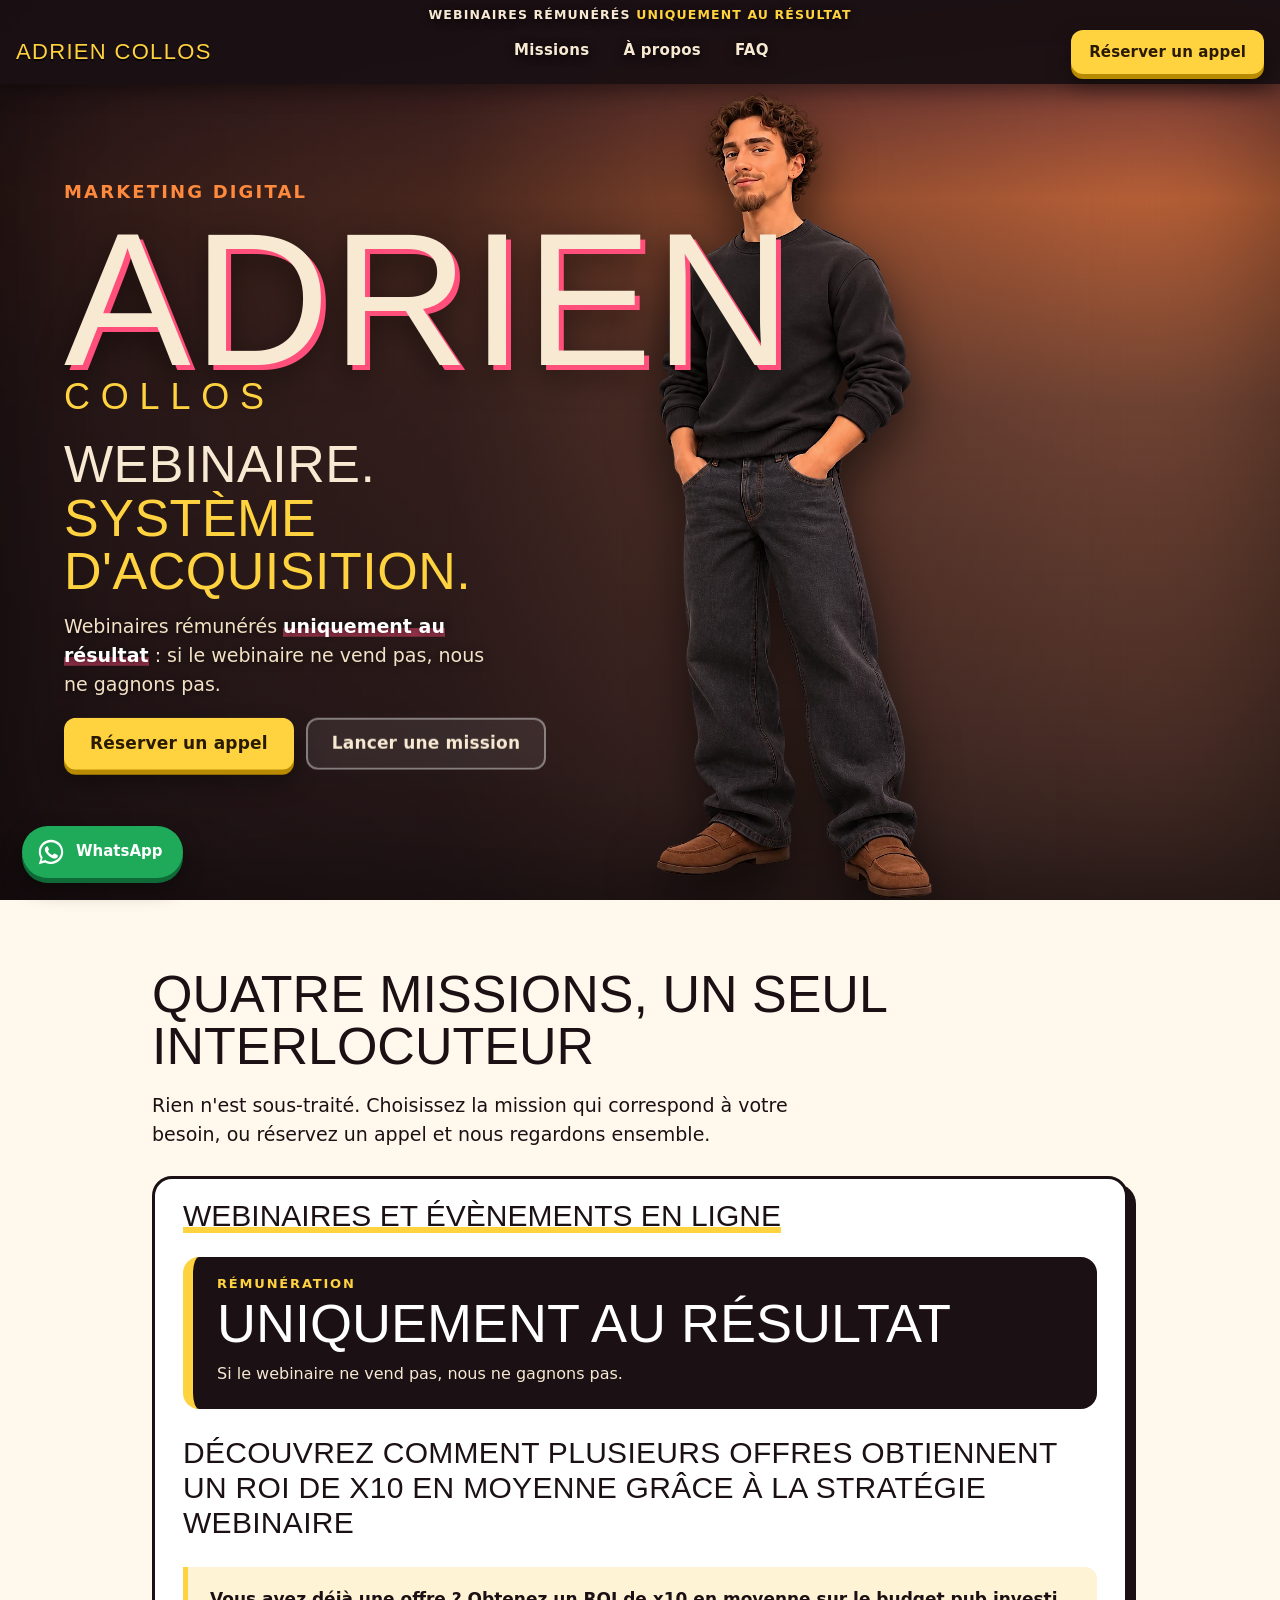
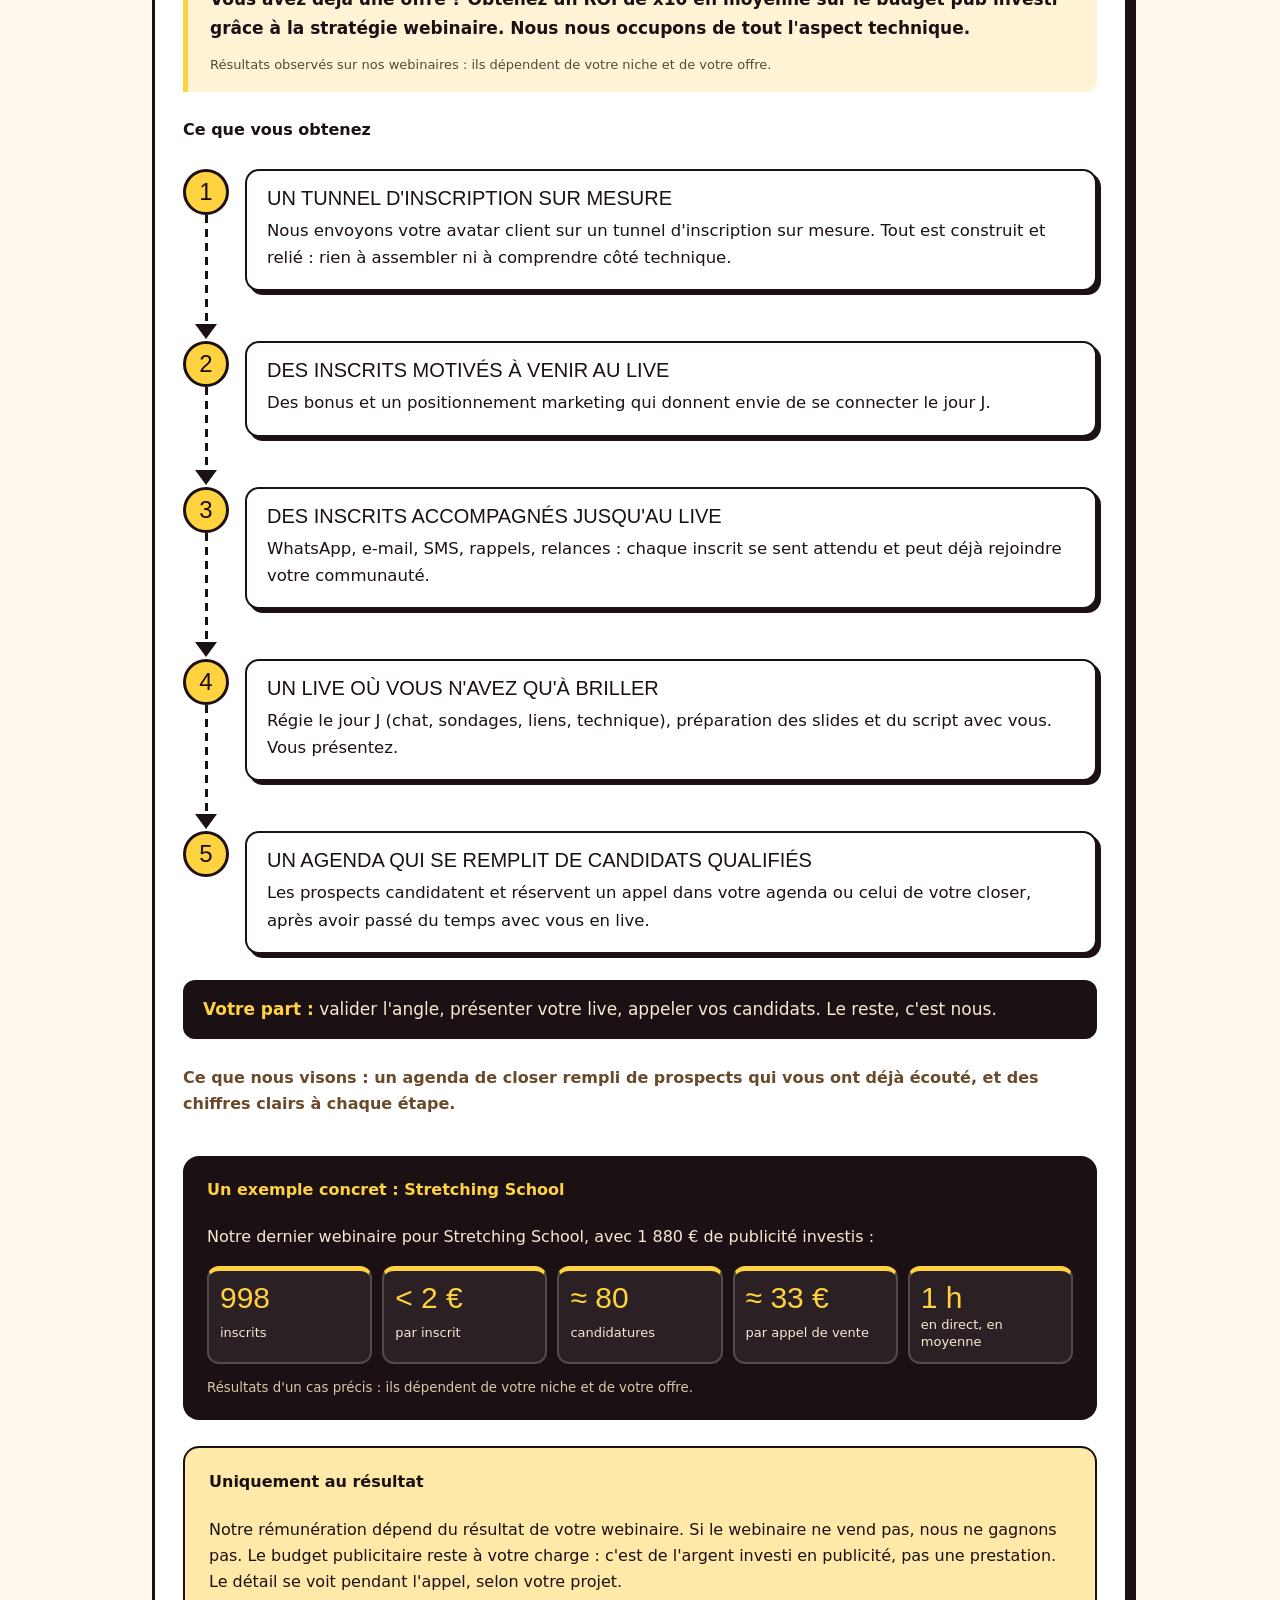
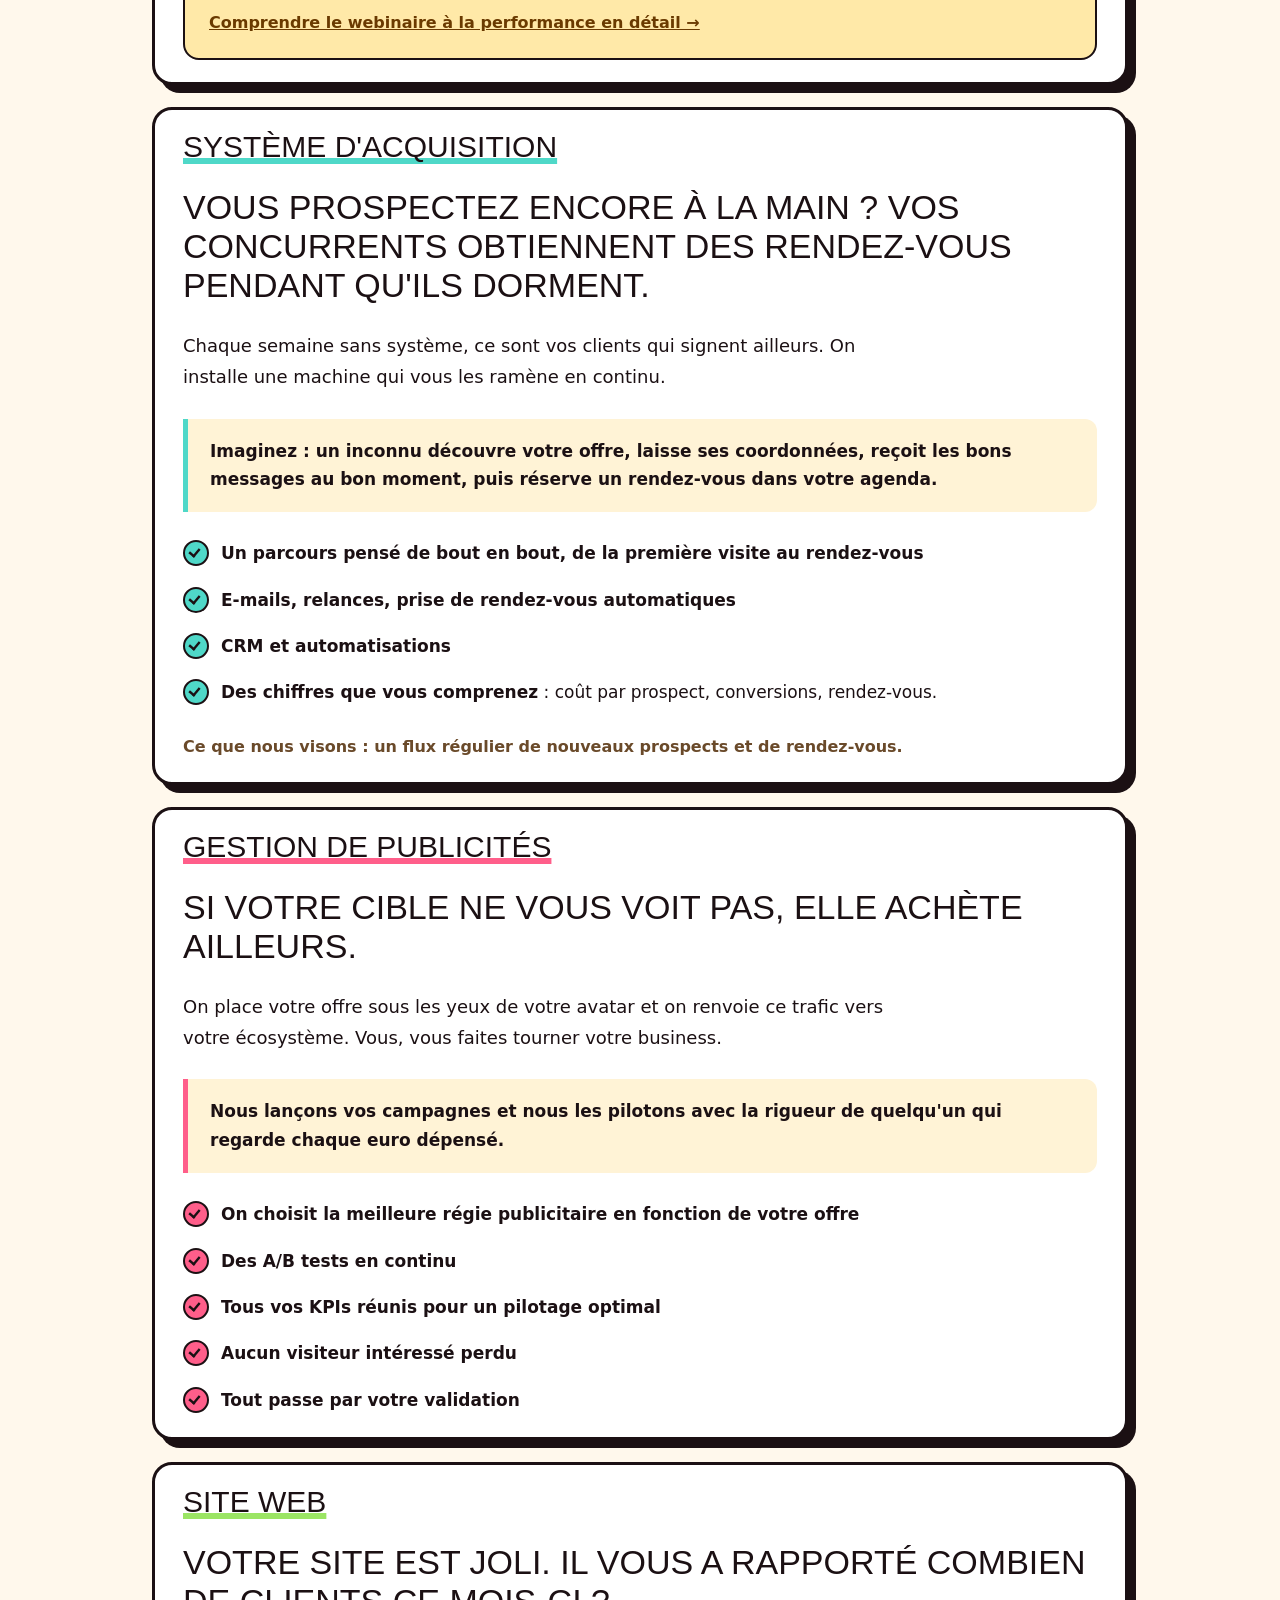
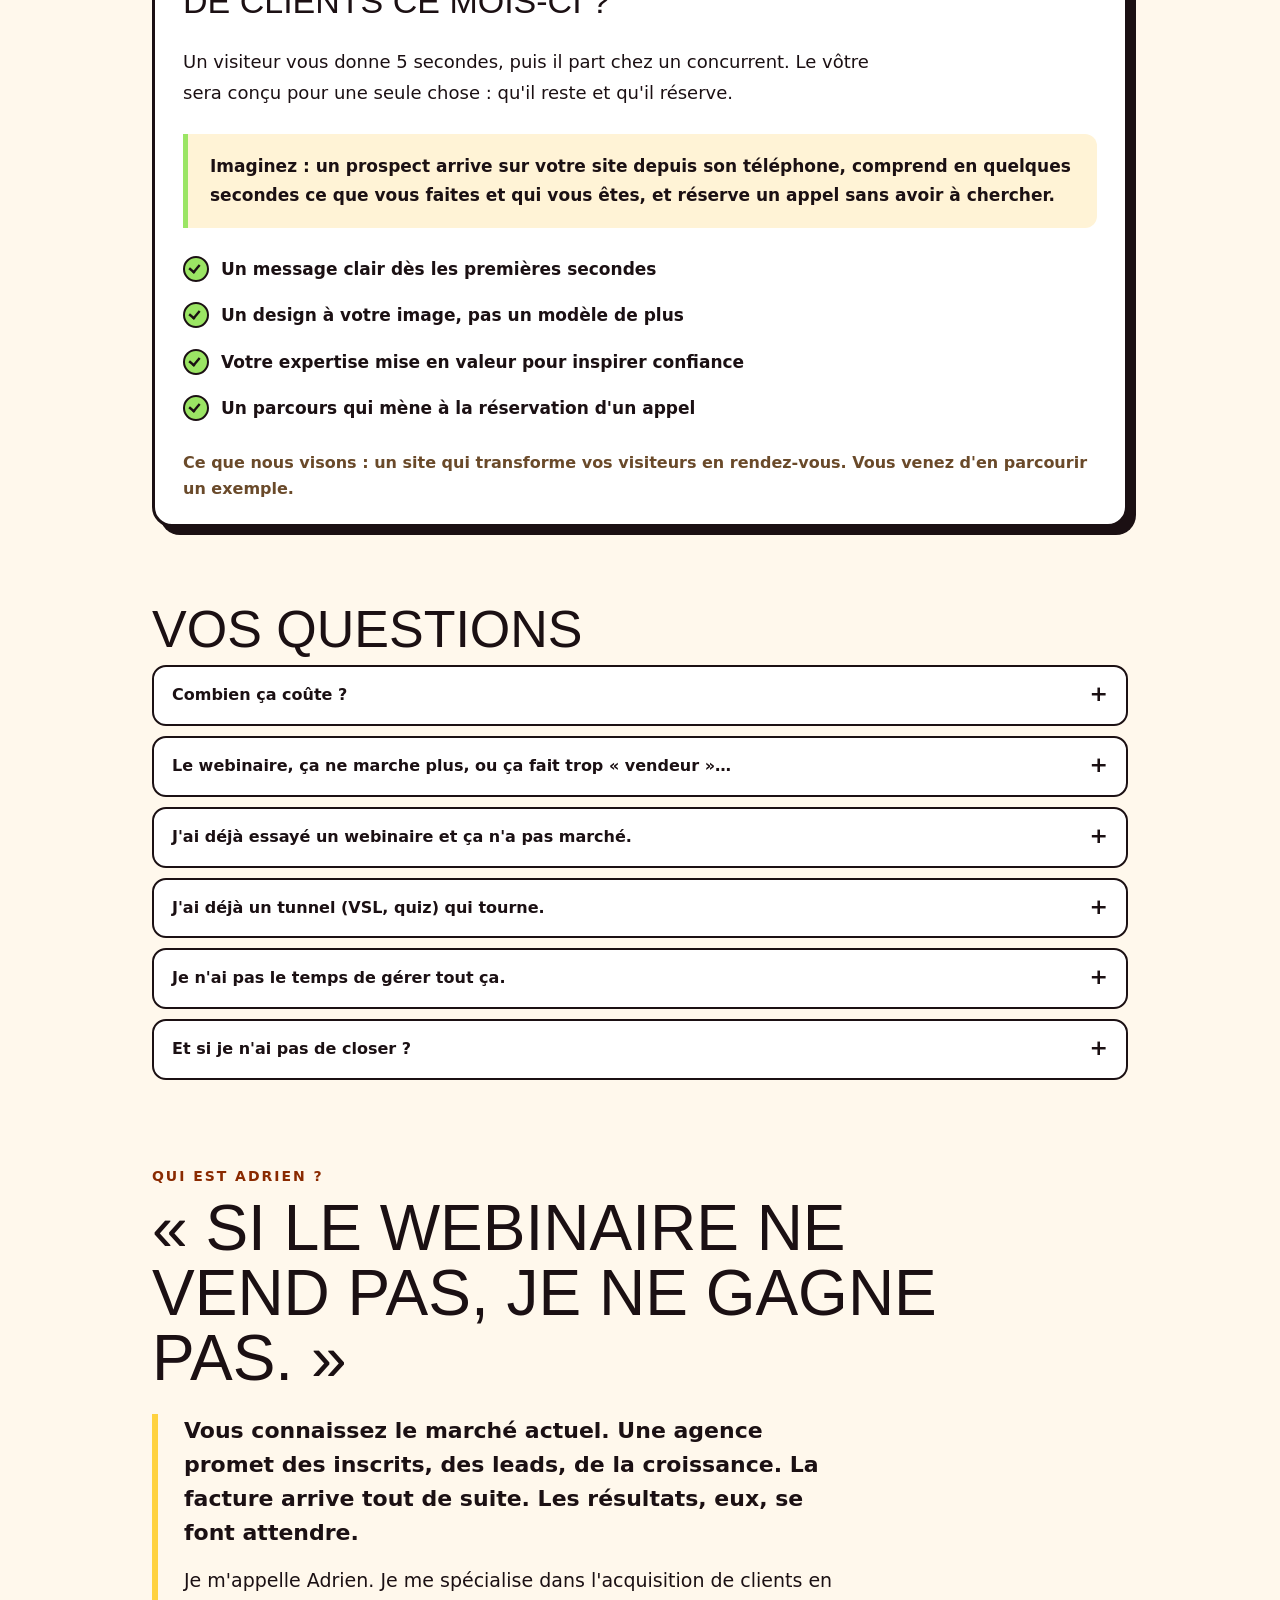
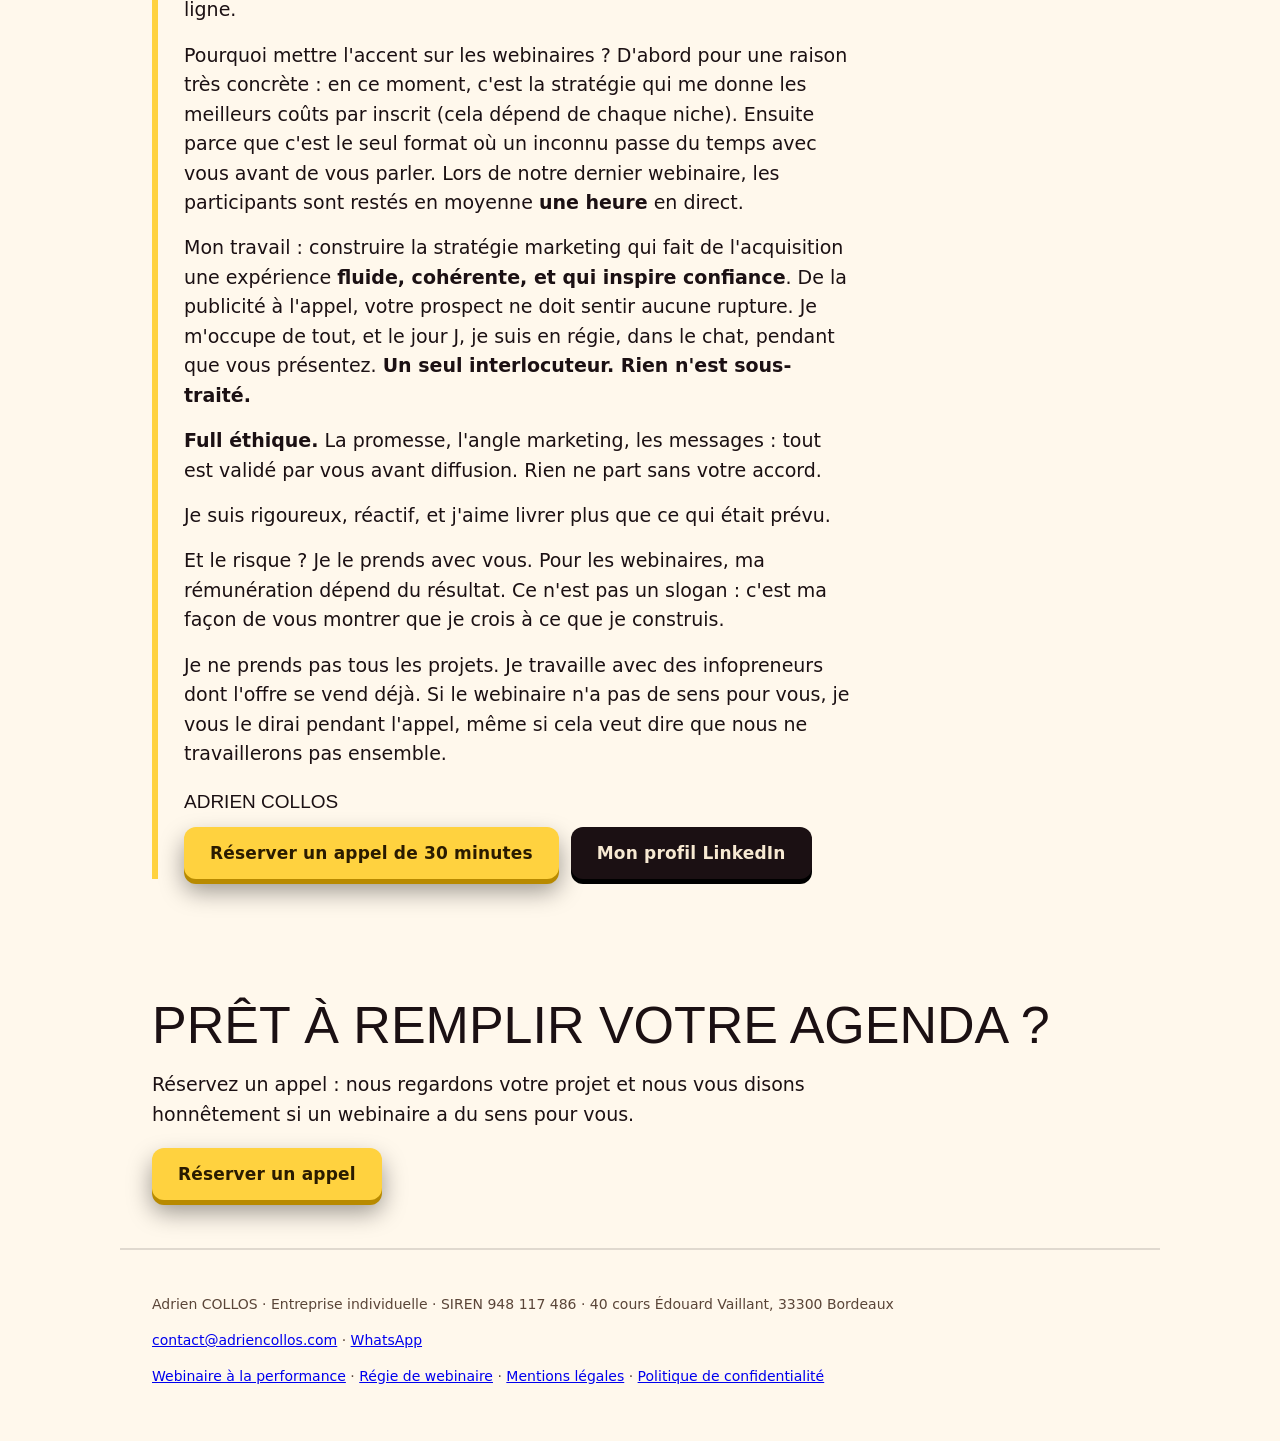
<file: index.html>
<!doctype html>
<html lang="fr">
<head>
<meta charset="utf-8">
<meta name="viewport" content="width=device-width,initial-scale=1,viewport-fit=cover">
<title>Webinaires à la performance et acquisition · Adrien COLLOS</title>
<meta name="description" content="Webinaire automatisé et système d'acquisition pour vos ventes par appel. Webinaires à la performance : rémunération uniquement au résultat. Réservez un appel.">
<meta name="theme-color" content="#1b1013">
<meta name="robots" content="index,follow,max-image-preview:large">
<meta name="author" content="Adrien COLLOS">
<meta property="og:site_name" content="Adrien COLLOS">
<link rel="canonical" href="https://adriencollos.com/">
<meta property="og:type" content="website">
<meta property="og:locale" content="fr_FR">
<meta property="og:title" content="Adrien COLLOS · Webinaires à la performance">
<meta property="og:description" content="Webinaires à la performance : rémunération uniquement au résultat. Un seul interlocuteur, de la stratégie au jour J.">
<meta property="og:url" content="https://adriencollos.com/">
<meta property="og:image" content="https://adriencollos.com/assets/og-image.jpg">
<meta property="og:image:width" content="1200">
<meta property="og:image:height" content="630">
<meta property="og:image:alt" content="Adrien COLLOS, webinaire et système d'acquisition, rémunération uniquement au résultat">
<meta name="twitter:card" content="summary_large_image">
<link rel="preload" as="image" href="assets/scene-mobile.jpg" media="(orientation: portrait)">
<link rel="preload" as="image" href="assets/scene-desktop.jpg" media="(orientation: landscape)">
<link rel="icon" href="favicon.ico" sizes="48x48">
<link rel="icon" type="image/png" sizes="32x32" href="assets/favicon-32.png">
<link rel="apple-touch-icon" href="assets/apple-touch-icon.png">
<script type="application/ld+json">
{
 "@context": "https://schema.org",
 "@graph": [
  {
   "@type": "WebSite",
   "@id": "https://adriencollos.com/#site",
   "url": "https://adriencollos.com/",
   "name": "Adrien COLLOS",
   "inLanguage": "fr-FR",
   "publisher": {
    "@id": "https://adriencollos.com/#entreprise"
   }
  },
  {
   "@type": "Person",
   "@id": "https://adriencollos.com/#adrien",
   "name": "Adrien COLLOS",
   "url": "https://adriencollos.com/",
   "jobTitle": "Spécialiste de l'acquisition de clients en ligne",
   "sameAs": [
    "https://www.linkedin.com/in/adrien-collos/"
   ],
   "worksFor": {
    "@id": "https://adriencollos.com/#entreprise"
   }
  },
  {
   "@type": "ProfessionalService",
   "@id": "https://adriencollos.com/#entreprise",
   "name": "Adrien COLLOS",
   "url": "https://adriencollos.com/",
   "image": "https://adriencollos.com/assets/og-image.jpg",
   "description": "Webinaires automatisés, système d'acquisition, gestion de publicités et création de site web pour infopreneurs. Webinaires à la performance : rémunération uniquement au résultat.",
   "founder": {
    "@id": "https://adriencollos.com/#adrien"
   },
   "areaServed": {
    "@type": "Country",
    "name": "France"
   },
   "address": {
    "@type": "PostalAddress",
    "streetAddress": "40 cours Édouard Vaillant",
    "postalCode": "33300",
    "addressLocality": "Bordeaux",
    "addressCountry": "FR"
   },
   "knowsAbout": [
    "Webinaire",
    "Acquisition de clients en ligne",
    "Publicité en ligne",
    "Tunnel de vente"
   ],
   "hasOfferCatalog": {
    "@type": "OfferCatalog",
    "name": "Missions",
    "itemListElement": [
     {
      "@type": "Offer",
      "itemOffered": {
       "@type": "Service",
       "name": "Webinaires et évènements en ligne"
      }
     },
     {
      "@type": "Offer",
      "itemOffered": {
       "@type": "Service",
       "name": "Système d'acquisition"
      }
     },
     {
      "@type": "Offer",
      "itemOffered": {
       "@type": "Service",
       "name": "Gestion de publicités"
      }
     },
     {
      "@type": "Offer",
      "itemOffered": {
       "@type": "Service",
       "name": "Création de site web"
      }
     }
    ]
   }
  },
  {
   "@type": "FAQPage",
   "mainEntity": [
    {
     "@type": "Question",
     "name": "Combien ça coûte ?",
     "acceptedAnswer": {
      "@type": "Answer",
      "text": "Pour les webinaires, notre rémunération est uniquement au résultat : si le webinaire ne vend pas, nous ne gagnons pas. Le budget publicitaire reste à votre charge. Pour les autres missions, le tarif dépend de votre projet. Dans tous les cas, nous en parlons pendant l'appel."
     }
    },
    {
     "@type": "Question",
     "name": "Le webinaire, ça ne marche plus, ou ça fait trop « vendeur »…",
     "acceptedAnswer": {
      "@type": "Answer",
      "text": "Notre objectif n'est pas le nombre d'inscrits mais la candidature qualifiée : un prospect qui a passé du temps avec vous avant l'appel. Pour Stretching School, les participants sont restés en moyenne une heure en direct."
     }
    },
    {
     "@type": "Question",
     "name": "J'ai déjà essayé un webinaire et ça n'a pas marché.",
     "acceptedAnswer": {
      "@type": "Answer",
      "text": "Souvent, le problème vient d'un point précis : la promesse, la publicité, les relances, la régie ou le passage à la candidature. Nous commençons par l'identifier pendant l'appel."
     }
    },
    {
     "@type": "Question",
     "name": "J'ai déjà un tunnel (VSL, quiz) qui tourne.",
     "acceptedAnswer": {
      "@type": "Answer",
      "text": "Le webinaire s'ajoute à votre tunnel existant : il alimente l'agenda de votre closer sans le remplacer."
     }
    },
    {
     "@type": "Question",
     "name": "Je n'ai pas le temps de gérer tout ça.",
     "acceptedAnswer": {
      "@type": "Answer",
      "text": "Vous avez un seul interlocuteur pour tout : stratégie, tunnel, automatisations, publicité et régie le jour J. Rien n'est sous-traité."
     }
    },
    {
     "@type": "Question",
     "name": "Et si je n'ai pas de closer ?",
     "acceptedAnswer": {
      "@type": "Answer",
      "text": "C'est un point à aborder pendant l'appel, selon votre situation."
     }
    }
   ]
  }
 ]
}
</script>
<link rel="stylesheet" href="style.css?v=20261125g">
</head>
<body data-mode="landing">
<a class="skip" href="#contenu">Passer l'intro et lire la version texte</a>

<header class="hud" aria-label="Barre principale">
  <p class="hud-strip">Webinaires rémunérés <b>uniquement au résultat</b></p>
  <div class="hud-bar">
    <a class="hud-brand" href="#jeu" aria-label="Adrien COLLOS, retour en haut"><span class="hud-name">Adrien COLLOS</span></a>
    <nav class="hud-nav" aria-label="Sections du site"><a href="#t-missions">Missions</a><a href="#t-about">À propos</a><a href="#t-faq">FAQ</a></nav>
    <a class="btn btn-primary btn-sm" href="reserver.html">Réserver un appel</a>
  </div>
</header>

<main>
<section class="hero" id="jeu" aria-label="Carte interactive des missions">
  <div class="viewport" id="viewport">
    <div class="stage" id="stage">
      <picture>
        <source media="(orientation: portrait)" srcset="assets/scene-mobile.jpg">
        <img id="scene" src="assets/scene-desktop.jpg" width="1672" height="941" alt="Un carrefour de ville au coucher du soleil, avec un studio, un bureau, une boutique et un atelier web." fetchpriority="high" decoding="async">
      </picture>
      <div class="pins" id="pins"></div>
      <div class="avatar" id="avatar" role="img" aria-label="Avatar d'Adrien COLLOS"><span class="shadow"></span><span class="sprite"></span></div>
      <svg class="debug" id="debug" hidden></svg>
    </div>
    <div class="shade" aria-hidden="true"></div>
  </div>

  <div class="hero-avatar" role="img" aria-label="Adrien COLLOS, debout, une main dans la poche, sourire en coin"><i class="ha-top"></i><i class="ha-bottom"></i></div>

  <div class="card" id="card">
    <p class="kicker">Marketing digital</p>
    <h1><span class="big">Adrien</span> <span class="small">Collos</span><span class="sr-only"> : webinaires à la performance et système d'acquisition</span></h1>
    <p class="promise">Webinaire.<br><span>Système d'acquisition.</span></p>
    <p class="trust">Webinaires rémunérés <strong>uniquement au résultat</strong>&nbsp;: si le webinaire ne vend pas, nous ne gagnons pas.</p>
    <div class="cta">
      <a class="btn btn-primary" href="reserver.html">Réserver un appel</a>
      <button class="btn btn-ghost" type="button" id="start">Lancer une mission</button>
    </div>
  </div>

  <p class="toast" id="toast" role="status"></p>

  <div class="map" id="map" aria-label="Mini-carte des missions"></div>

  <nav class="chips" id="chips" aria-label="Missions"></nav>
</section>

<div id="contenu" class="plain">
  <section class="wrap" aria-labelledby="t-missions">
    <h2 id="t-missions">Quatre missions, un seul interlocuteur</h2>
    <p class="lead">Rien n'est sous-traité. Choisissez la mission qui correspond à votre besoin, ou réservez un appel et nous regardons ensemble.</p>

    <div class="missions" id="missions">

      <article class="mission" id="m1" style="--c:#ffd23f" data-n="1" data-short="Webinaires" data-color="#ffd23f">
        <h3 data-title>Webinaires et évènements en ligne</h3>
        <div class="resultbanner"><span>Rémunération</span><strong>Uniquement au résultat</strong><em>Si le webinaire ne vend pas, nous ne gagnons pas.</em></div>
        <p class="headline">Découvrez comment plusieurs offres obtiennent un ROI de x10 en moyenne grâce à la stratégie webinaire</p>
        <p class="scene">Vous avez déjà une offre&nbsp;? Obtenez un ROI de x10 en moyenne sur le budget pub investi grâce à la stratégie webinaire. Nous nous occupons de tout l'aspect technique.<small>Résultats observés sur nos webinaires&nbsp;: ils dépendent de votre niche et de votre offre.</small></p>

        <h4>Ce que vous obtenez</h4>
        <ol class="flow">
          <li><span class="n">1</span><div class="fc"><b>Un tunnel d'inscription sur mesure</b><p>Nous envoyons votre avatar client sur un tunnel d'inscription sur mesure. Tout est construit et relié&nbsp;: rien à assembler ni à comprendre côté technique.</p></div></li>
          <li><span class="n">2</span><div class="fc"><b>Des inscrits motivés à venir au live</b><p>Des bonus et un positionnement marketing qui donnent envie de se connecter le jour J.</p></div></li>
          <li><span class="n">3</span><div class="fc"><b>Des inscrits accompagnés jusqu'au live</b><p>WhatsApp, e-mail, SMS, rappels, relances&nbsp;: chaque inscrit se sent attendu et peut déjà rejoindre votre communauté.</p></div></li>
          <li><span class="n">4</span><div class="fc"><b>Un live où vous n'avez qu'à briller</b><p>Régie le jour J (chat, sondages, liens, technique), préparation des slides et du script avec vous. Vous présentez.</p></div></li>
          <li><span class="n">5</span><div class="fc"><b>Un agenda qui se remplit de candidats qualifiés</b><p>Les prospects candidatent et réservent un appel dans votre agenda ou celui de votre closer, après avoir passé du temps avec vous en live.</p></div></li>
        </ol>
        <p class="yourpart"><b>Votre part&nbsp;:</b> valider l'angle, présenter votre live, appeler vos candidats. Le reste, c'est nous.</p>
        <p class="note">Ce que nous visons : un agenda de closer rempli de prospects qui vous ont déjà écouté, et des chiffres clairs à chaque étape.</p>

        <aside class="proof">
          <h4>Un exemple concret : Stretching School</h4>
          <p>Notre dernier webinaire pour Stretching School, avec 1&nbsp;880&nbsp;€ de publicité investis&nbsp;:</p>
          <div class="stats">
            <div class="stat"><strong>998</strong><span>inscrits</span></div>
            <div class="stat"><strong>&lt;&nbsp;2&nbsp;€</strong><span>par inscrit</span></div>
            <div class="stat"><strong>≈&nbsp;80</strong><span>candidatures</span></div>
            <div class="stat"><strong>≈&nbsp;33&nbsp;€</strong><span>par appel de vente</span></div>
            <div class="stat"><strong>1&nbsp;h</strong><span>en direct, en moyenne</span></div>
          </div>
          <small>Résultats d'un cas précis&nbsp;: ils dépendent de votre niche et de votre offre.</small>
        </aside>

        <aside class="model">
          <h4>Uniquement au résultat</h4>
          <p>Notre rémunération dépend du résultat de votre webinaire. Si le webinaire ne vend pas, nous ne gagnons pas. Le budget publicitaire reste à votre charge&nbsp;: c'est de l'argent investi en publicité, pas une prestation. Le détail se voit pendant l'appel, selon votre projet.</p>
          <p class="more"><a href="webinaire-a-la-performance.html">Comprendre le webinaire à la performance en détail →</a></p>
        </aside>
      </article>

      <article class="mission" id="m2" style="--c:#4fd8c8" data-n="2" data-short="Acquisition" data-color="#4fd8c8">
        <h3 data-title>Système d'acquisition</h3>
        <p class="hook">Vous prospectez encore à la main&nbsp;? Vos concurrents obtiennent des rendez-vous pendant qu'ils dorment.</p>
        <p class="pitch">Chaque semaine sans système, ce sont vos clients qui signent ailleurs. On installe une machine qui vous les ramène en continu.</p>
        <p class="scene">Imaginez&nbsp;: un inconnu découvre votre offre, laisse ses coordonnées, reçoit les bons messages au bon moment, puis réserve un rendez-vous dans votre agenda.</p>
        <ul class="perks">
          <li><b>Un parcours pensé de bout en bout, de la première visite au rendez-vous</b></li>
          <li><b>E-mails, relances, prise de rendez-vous automatiques</b></li>
          <li><b>CRM et automatisations</b></li>
          <li><b>Des chiffres que vous comprenez</b>&nbsp;: coût par prospect, conversions, rendez-vous.</li>
        </ul>
        <p class="note">Ce que nous visons&nbsp;: un flux régulier de nouveaux prospects et de rendez-vous.</p>
      </article>

      <article class="mission" id="m3" style="--c:#ff5e8a" data-n="3" data-short="Publicités" data-color="#ff5e8a">
        <h3 data-title>Gestion de publicités</h3>
        <p class="hook">Si votre cible ne vous voit pas, elle achète ailleurs.</p>
        <p class="pitch">On place votre offre sous les yeux de votre avatar et on renvoie ce trafic vers votre écosystème. Vous, vous faites tourner votre business.</p>
        <p class="scene">Nous lançons vos campagnes et nous les pilotons avec la rigueur de quelqu'un qui regarde chaque euro dépensé.</p>
        <ul class="perks">
          <li><b>On choisit la meilleure régie publicitaire en fonction de votre offre</b></li>
          <li><b>Des A/B tests en continu</b></li>
          <li><b>Tous vos KPIs réunis pour un pilotage optimal</b></li>
          <li><b>Aucun visiteur intéressé perdu</b></li>
          <li><b>Tout passe par votre validation</b></li>
        </ul>
      </article>

      <article class="mission" id="m4" style="--c:#9be564" data-n="4" data-short="Site web" data-color="#9be564">
        <h3 data-title>Site web</h3>
        <p class="hook">Votre site est joli. Il vous a rapporté combien de clients ce mois-ci&nbsp;?</p>
        <p class="pitch">Un visiteur vous donne 5 secondes, puis il part chez un concurrent. Le vôtre sera conçu pour une seule chose&nbsp;: qu'il reste et qu'il réserve.</p>
        <p class="scene">Imaginez&nbsp;: un prospect arrive sur votre site depuis son téléphone, comprend en quelques secondes ce que vous faites et qui vous êtes, et réserve un appel sans avoir à chercher.</p>
        <ul class="perks">
          <li><b>Un message clair dès les premières secondes</b></li>
          <li><b>Un design à votre image, pas un modèle de plus</b></li>
          <li><b>Votre expertise mise en valeur pour inspirer confiance</b></li>
          <li><b>Un parcours qui mène à la réservation d'un appel</b></li>
        </ul>
        <p class="note">Ce que nous visons&nbsp;: un site qui transforme vos visiteurs en rendez-vous. Vous venez d'en parcourir un exemple.</p>
      </article>
    </div>
  </section>

  <section class="wrap" aria-labelledby="t-faq">
    <h2 id="t-faq">Vos questions</h2>
    <details><summary>Combien ça coûte&nbsp;?</summary><p>Pour les webinaires, notre rémunération est uniquement au résultat&nbsp;: si le webinaire ne vend pas, nous ne gagnons pas. Le budget publicitaire reste à votre charge. Pour les autres missions, le tarif dépend de votre projet. Dans tous les cas, nous en parlons pendant l'appel.</p></details>
    <details><summary>Le webinaire, ça ne marche plus, ou ça fait trop «&nbsp;vendeur&nbsp;»…</summary><p>Notre objectif n'est pas le nombre d'inscrits mais la candidature qualifiée&nbsp;: un prospect qui a passé du temps avec vous avant l'appel. Pour Stretching School, les participants sont restés en moyenne une heure en direct.</p></details>
    <details><summary>J'ai déjà essayé un webinaire et ça n'a pas marché.</summary><p>Souvent, le problème vient d'un point précis&nbsp;: la promesse, la publicité, les relances, la régie ou le passage à la candidature. Nous commençons par l'identifier pendant l'appel.</p></details>
    <details><summary>J'ai déjà un tunnel (VSL, quiz) qui tourne.</summary><p>Le webinaire s'ajoute à votre tunnel existant&nbsp;: il alimente l'agenda de votre closer sans le remplacer.</p></details>
    <details><summary>Je n'ai pas le temps de gérer tout ça.</summary><p>Vous avez un seul interlocuteur pour tout&nbsp;: stratégie, tunnel, automatisations, publicité et régie le jour J. Rien n'est sous-traité.</p></details>
    <details><summary>Et si je n'ai pas de closer&nbsp;?</summary><p>C'est un point à aborder pendant l'appel, selon votre situation.</p></details>
  </section>

  <section class="wrap about" aria-labelledby="t-about">
    <p class="about-kicker">Qui est Adrien&nbsp;?</p>
    <h2 id="t-about">«&nbsp;Si le webinaire ne vend pas, je ne gagne pas.&nbsp;»</h2>
    <div class="about-body">
      <p class="about-lead">Vous connaissez le marché actuel. Une agence promet des inscrits, des leads, de la croissance. La facture arrive tout de suite. Les résultats, eux, se font attendre.</p>
      <p>Je m'appelle Adrien. Je me spécialise dans l'acquisition de clients en ligne.</p>
      <p>Pourquoi mettre l'accent sur les webinaires&nbsp;? D'abord pour une raison très concrète&nbsp;: en ce moment, c'est la stratégie qui me donne les meilleurs coûts par inscrit (cela dépend de chaque niche). Ensuite parce que c'est le seul format où un inconnu passe du temps avec vous avant de vous parler. Lors de notre dernier webinaire, les participants sont restés en moyenne <strong>une heure</strong> en direct.</p>
      <p>Mon travail&nbsp;: construire la stratégie marketing qui fait de l'acquisition une expérience <strong>fluide, cohérente, et qui inspire confiance</strong>. De la publicité à l'appel, votre prospect ne doit sentir aucune rupture. Je m'occupe de tout, et le jour J, je suis en régie, dans le chat, pendant que vous présentez. <strong>Un seul interlocuteur. Rien n'est sous-traité.</strong></p>
      <p><strong>Full éthique.</strong> La promesse, l'angle marketing, les messages&nbsp;: tout est validé par vous avant diffusion. Rien ne part sans votre accord.</p>
      <p>Je suis rigoureux, réactif, et j'aime livrer plus que ce qui était prévu.</p>
      <p>Et le risque&nbsp;? Je le prends avec vous. Pour les webinaires, ma rémunération dépend du résultat. Ce n'est pas un slogan&nbsp;: c'est ma façon de vous montrer que je crois à ce que je construis.</p>
      <p>Je ne prends pas tous les projets. Je travaille avec des infopreneurs dont l'offre se vend déjà. Si le webinaire n'a pas de sens pour vous, je vous le dirai pendant l'appel, même si cela veut dire que nous ne travaillerons pas ensemble.</p>
      <p class="about-sign">Adrien COLLOS</p>
      <p class="about-cta"><a class="btn btn-primary" href="reserver.html">Réserver un appel de 30&nbsp;minutes</a> <a class="btn btn-dark" href="https://www.linkedin.com/in/adrien-collos/" target="_blank" rel="noopener">Mon profil LinkedIn</a></p>
    </div>
  </section>

  <section class="wrap final" aria-labelledby="t-final">
    <h2 id="t-final">Prêt à remplir votre agenda&nbsp;?</h2>
    <p class="lead">Réservez un appel&nbsp;: nous regardons votre projet et nous vous disons honnêtement si un webinaire a du sens pour vous.</p>
    <a class="btn btn-primary" href="reserver.html">Réserver un appel</a>
  </section>

  <footer class="wrap foot">
    <p>Adrien COLLOS · Entreprise individuelle · SIREN 948 117 486 · 40 cours Édouard Vaillant, 33300 Bordeaux</p>
    <p><a href="mailto:contact@adriencollos.com">contact@adriencollos.com</a> · <a href="https://wa.me/33689753526" target="_blank" rel="noopener">WhatsApp</a></p>
    <p><a href="webinaire-a-la-performance.html">Webinaire à la performance</a> · <a href="regie-webinaire.html">Régie de webinaire</a> · <a href="mentions-legales.html">Mentions légales</a> · <a href="confidentialite.html">Politique de confidentialité</a></p>
  </footer>
</div>
</main>

<dialog id="mission-dialog" aria-labelledby="md-title">
  <div class="dlg">
    <button class="x" type="button" data-close aria-label="Fermer">×</button>
    <p class="md-kicker" id="md-kicker"></p>
    <h2 id="md-title"></h2>
    <div id="md-body"></div>
    <div class="md-foot"><a class="btn btn-primary" href="reserver.html">En parler lors d'un appel</a></div>
  </div>
</dialog>

<a class="wa" href="https://wa.me/33689753526?text=Bonjour%20Adrien%2C%20je%20vous%20%C3%A9cris%20depuis%20votre%20site." target="_blank" rel="noopener" aria-label="Écrire à Adrien sur WhatsApp">
  <svg viewBox="0 0 32 32" width="30" height="30" aria-hidden="true"><path fill="currentColor" d="M16 3C8.8 3 3 8.7 3 15.8c0 2.5.7 4.8 2 6.8L3 29l6.6-1.9c1.9 1 4 1.6 6.4 1.6 7.2 0 13-5.7 13-12.8S23.2 3 16 3zm0 23.300c-2.100 0-4-.6-5.700-1.600l-.4-.2-3.900 1.100 1.100-3.800-.3-.4a10.200 10.200 0 0 1-1.600-5.500C5.200 10.200 10 5.600 16 5.600s10.800 4.600 10.800 10.200S21.900 26.300 16 26.300zm5.900-7.600c-.3-.2-1.900-.9-2.200-1-.3-.1-.5-.2-.7.200-.2.300-.8 1-1 1.200-.2.200-.4.200-.7.100-.3-.2-1.400-.5-2.600-1.600-1-.9-1.600-1.900-1.800-2.200-.2-.3 0-.5.100-.7l.5-.6c.2-.2.200-.3.300-.5.100-.2.100-.4 0-.6l-1-2.300c-.3-.6-.5-.5-.7-.5h-.6c-.2 0-.6.100-.9.400-.3.300-1.200 1.100-1.200 2.800s1.200 3.200 1.400 3.500c.2.200 2.400 3.700 5.900 5.100 3.500 1.400 3.500.9 4.100.9.600-.1 2-.8 2.300-1.600.3-.8.300-1.500.2-1.600-.1-.2-.3-.3-.6-.4z"/></svg>
  <span>WhatsApp</span>
</a>

<script src="main.js?v=20261125g"></script>
</body>
</html>
</file>
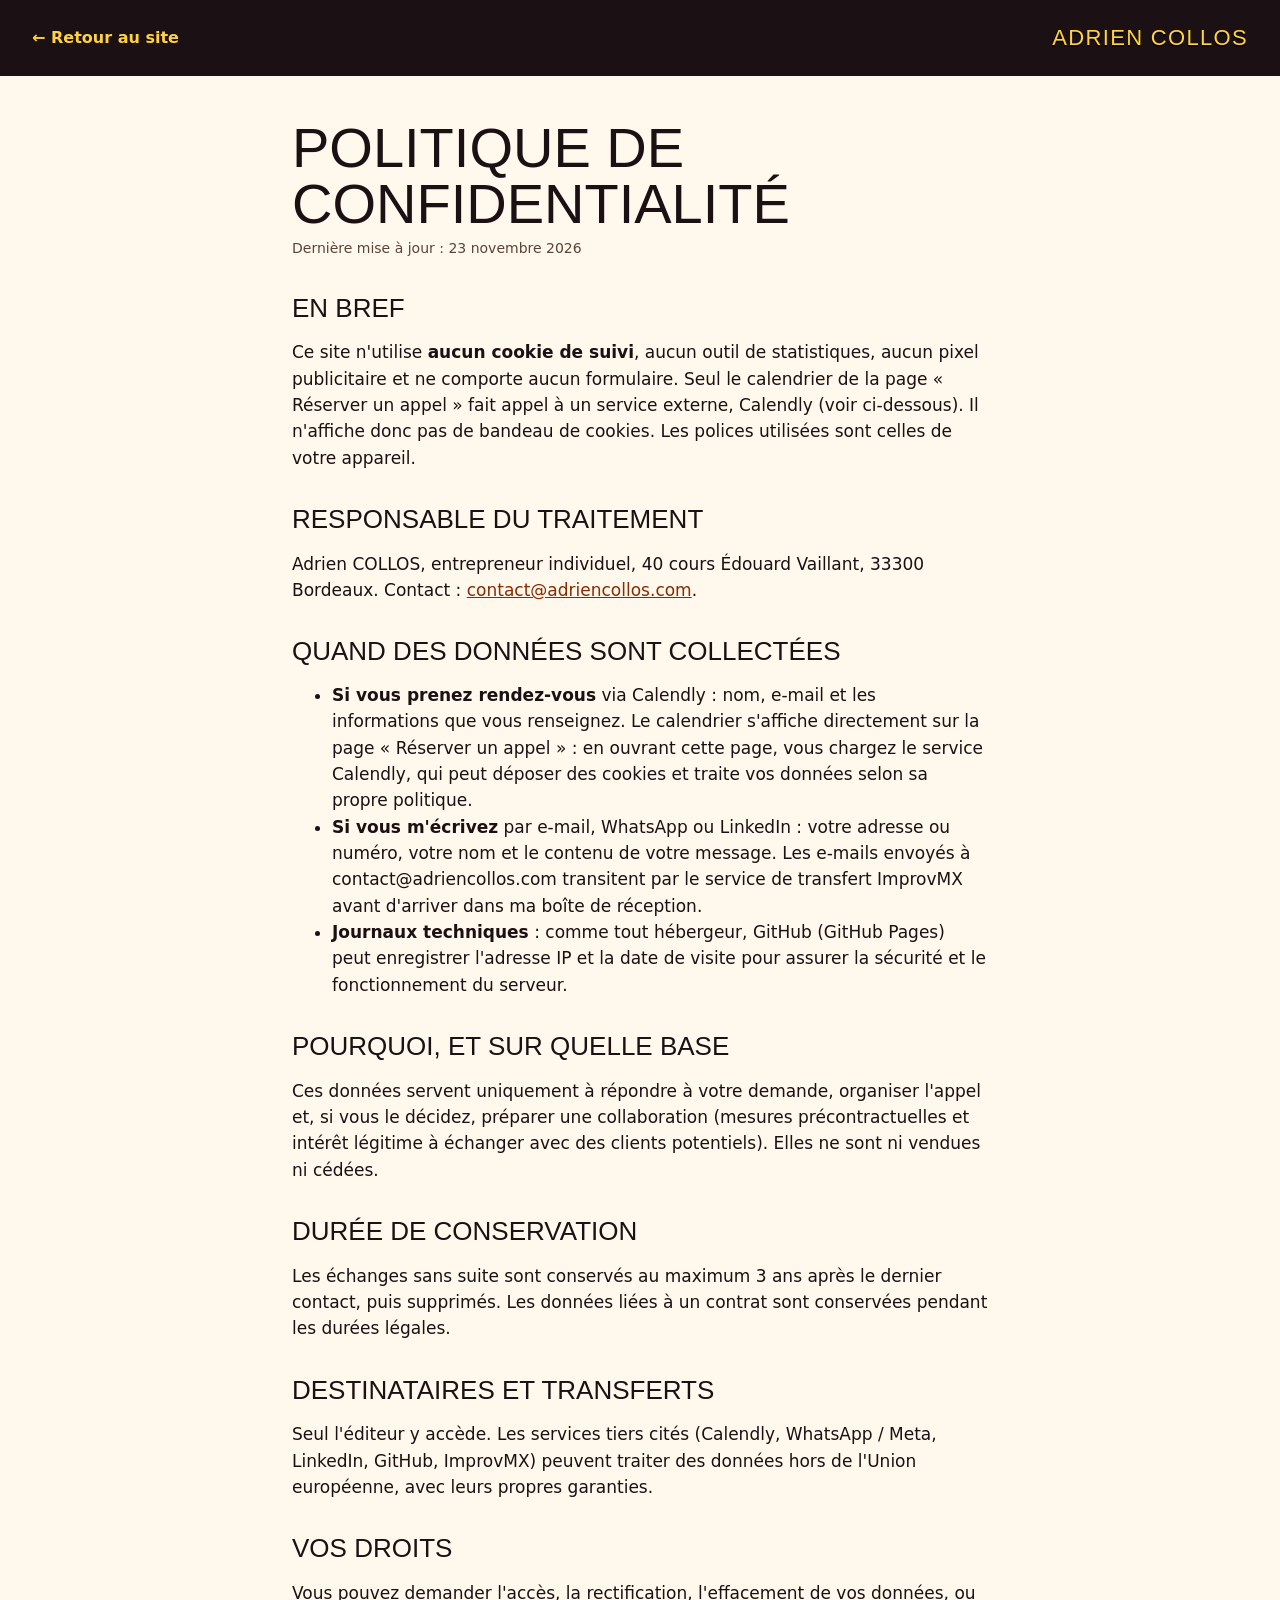
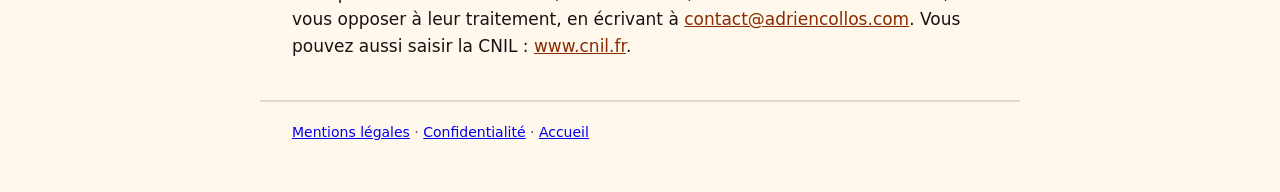
<file: confidentialite.html>
<!doctype html>
<html lang="fr">
<head>
<meta charset="utf-8">
<meta name="viewport" content="width=device-width,initial-scale=1,viewport-fit=cover">
<title>Politique de confidentialité · Adrien COLLOS</title>
<meta name="description" content="Politique de confidentialité du site adriencollos.com : aucune donnée collectée par le site, aucun cookie de suivi.">
<meta name="theme-color" content="#1b1013">
<link rel="canonical" href="https://adriencollos.com/confidentialite.html">
<link rel="icon" href="favicon.ico" sizes="48x48">
<link rel="icon" type="image/png" sizes="32x32" href="assets/favicon-32.png">
<link rel="apple-touch-icon" href="assets/apple-touch-icon.png">
<link rel="stylesheet" href="style.css?v=20261125g">
</head>
<body class="legal">
<header class="legal-top"><a class="legal-back" href="index.html">← Retour au site</a><span class="hud-name">Adrien COLLOS</span></header>
<main class="doc">
<h1>Politique de confidentialité</h1>
<p class="upd">Dernière mise à jour : 23 novembre 2026</p>

<h2>En bref</h2>
<p>Ce site n'utilise <strong>aucun cookie de suivi</strong>, aucun outil de statistiques, aucun pixel publicitaire et ne comporte aucun formulaire. Seul le calendrier de la page « Réserver un appel » fait appel à un service externe, Calendly (voir ci-dessous). Il n'affiche donc pas de bandeau de cookies. Les polices utilisées sont celles de votre appareil.</p>

<h2>Responsable du traitement</h2>
<p>Adrien COLLOS, entrepreneur individuel, 40 cours Édouard Vaillant, 33300 Bordeaux. Contact : <a href="mailto:contact@adriencollos.com">contact@adriencollos.com</a>.</p>

<h2>Quand des données sont collectées</h2>
<ul>
<li><strong>Si vous prenez rendez-vous</strong> via Calendly : nom, e-mail et les informations que vous renseignez. Le calendrier s'affiche directement sur la page « Réserver un appel » : en ouvrant cette page, vous chargez le service Calendly, qui peut déposer des cookies et traite vos données selon sa propre politique.</li>
<li><strong>Si vous m'écrivez</strong> par e-mail, WhatsApp ou LinkedIn : votre adresse ou numéro, votre nom et le contenu de votre message. Les e-mails envoyés à contact@adriencollos.com transitent par le service de transfert ImprovMX avant d'arriver dans ma boîte de réception.</li>
<li><strong>Journaux techniques</strong> : comme tout hébergeur, GitHub (GitHub Pages) peut enregistrer l'adresse IP et la date de visite pour assurer la sécurité et le fonctionnement du serveur.</li>
</ul>

<h2>Pourquoi, et sur quelle base</h2>
<p>Ces données servent uniquement à répondre à votre demande, organiser l'appel et, si vous le décidez, préparer une collaboration (mesures précontractuelles et intérêt légitime à échanger avec des clients potentiels). Elles ne sont ni vendues ni cédées.</p>

<h2>Durée de conservation</h2>
<p>Les échanges sans suite sont conservés au maximum 3 ans après le dernier contact, puis supprimés. Les données liées à un contrat sont conservées pendant les durées légales.</p>

<h2>Destinataires et transferts</h2>
<p>Seul l'éditeur y accède. Les services tiers cités (Calendly, WhatsApp / Meta, LinkedIn, GitHub, ImprovMX) peuvent traiter des données hors de l'Union européenne, avec leurs propres garanties.</p>

<h2>Vos droits</h2>
<p>Vous pouvez demander l'accès, la rectification, l'effacement de vos données, ou vous opposer à leur traitement, en écrivant à <a href="mailto:contact@adriencollos.com">contact@adriencollos.com</a>. Vous pouvez aussi saisir la CNIL : <a href="https://www.cnil.fr" rel="noopener">www.cnil.fr</a>.</p>
</main>
<footer class="doc-foot"><a href="mentions-legales.html">Mentions légales</a> · <a href="confidentialite.html">Confidentialité</a> · <a href="index.html">Accueil</a></footer>
</body>
</html>
</file>
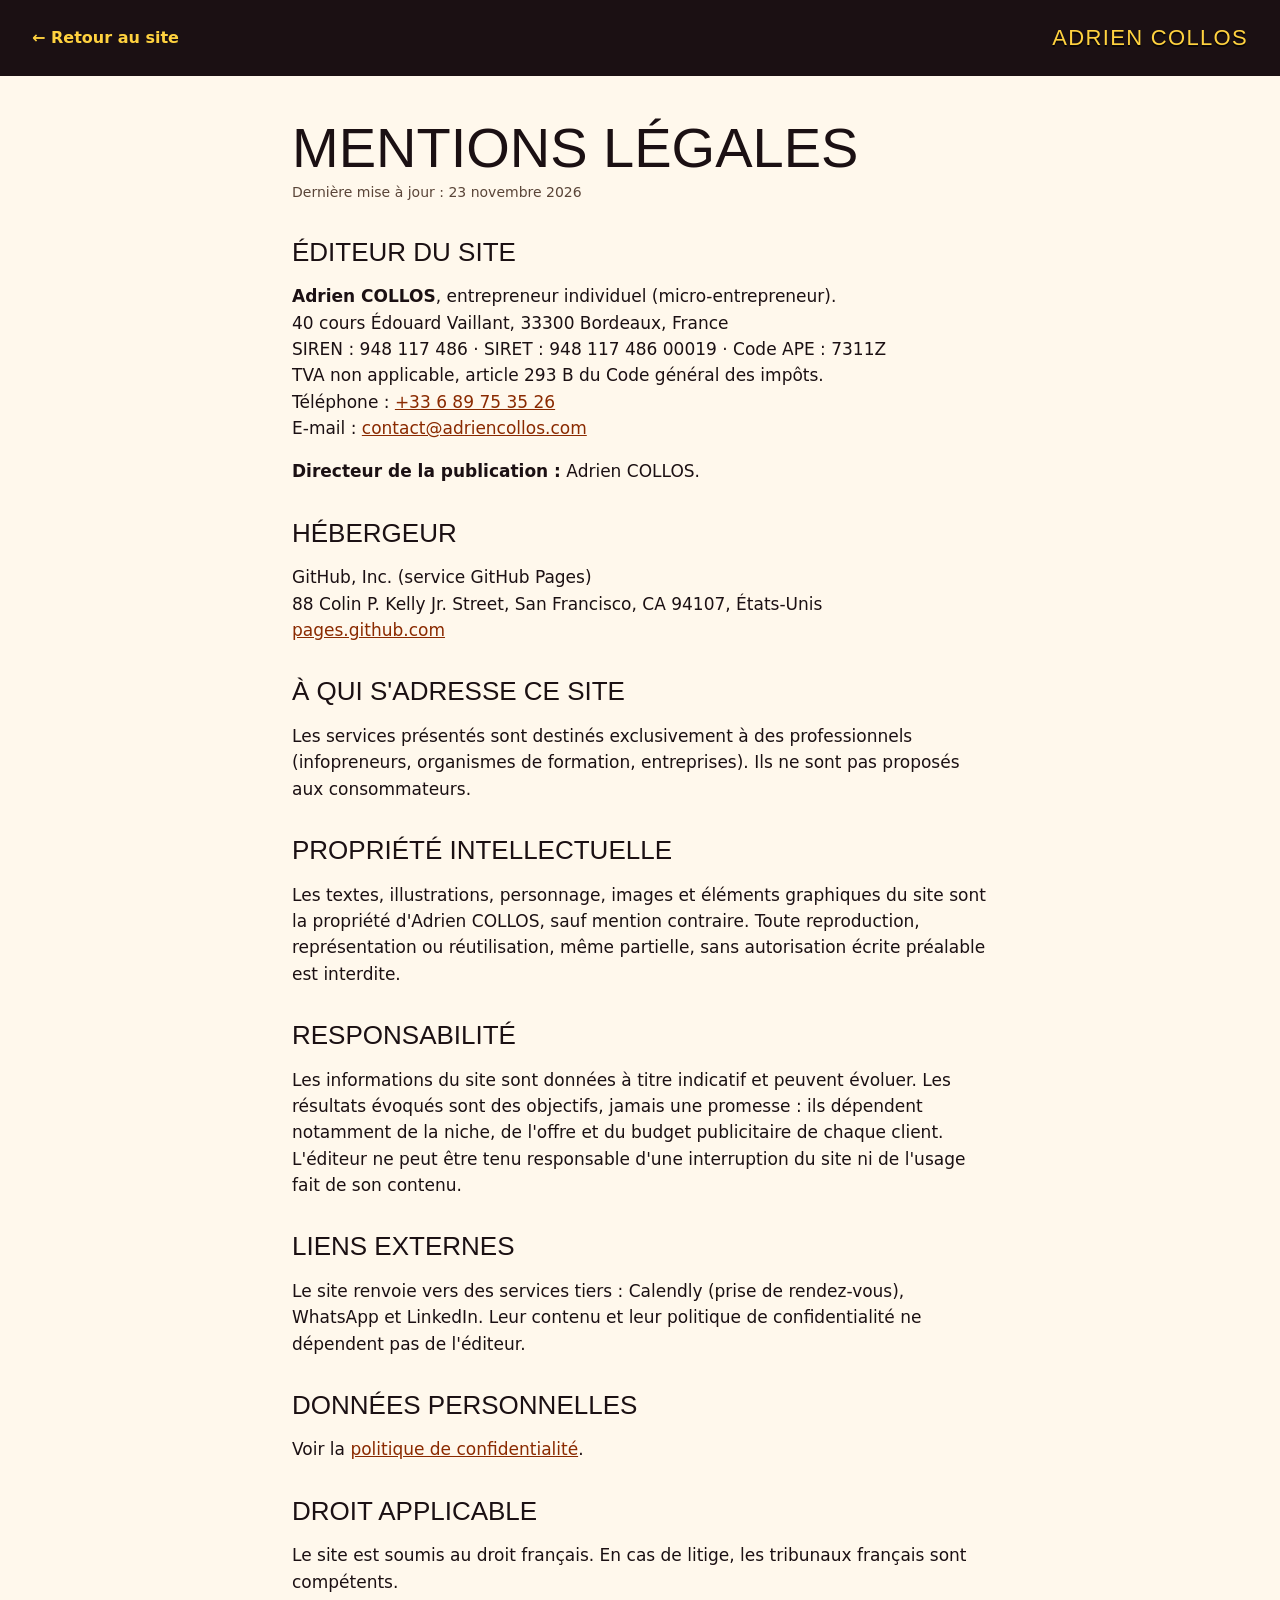
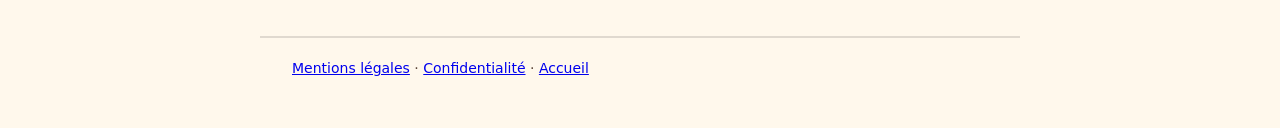
<file: mentions-legales.html>
<!doctype html>
<html lang="fr">
<head>
<meta charset="utf-8">
<meta name="viewport" content="width=device-width,initial-scale=1,viewport-fit=cover">
<title>Mentions légales · Adrien COLLOS</title>
<meta name="description" content="Mentions légales du site adriencollos.com : éditeur, hébergeur, propriété intellectuelle.">
<meta name="theme-color" content="#1b1013">
<link rel="canonical" href="https://adriencollos.com/mentions-legales.html">
<link rel="icon" href="favicon.ico" sizes="48x48">
<link rel="icon" type="image/png" sizes="32x32" href="assets/favicon-32.png">
<link rel="apple-touch-icon" href="assets/apple-touch-icon.png">
<link rel="stylesheet" href="style.css?v=20261125g">
</head>
<body class="legal">
<header class="legal-top"><a class="legal-back" href="index.html">← Retour au site</a><span class="hud-name">Adrien COLLOS</span></header>
<main class="doc">
<h1>Mentions légales</h1>
<p class="upd">Dernière mise à jour : 23 novembre 2026</p>

<h2>Éditeur du site</h2>
<p><strong>Adrien COLLOS</strong>, entrepreneur individuel (micro-entrepreneur).<br>
40 cours Édouard Vaillant, 33300 Bordeaux, France<br>
SIREN : 948 117 486 · SIRET : 948 117 486 00019 · Code APE : 7311Z<br>
TVA non applicable, article 293 B du Code général des impôts.<br>
Téléphone : <a href="tel:+33689753526">+33 6 89 75 35 26</a><br>
E-mail : <a href="mailto:contact@adriencollos.com">contact@adriencollos.com</a></p>
<p><strong>Directeur de la publication :</strong> Adrien COLLOS.</p>

<h2>Hébergeur</h2>
<p>GitHub, Inc. (service GitHub Pages)<br>88 Colin P. Kelly Jr. Street, San Francisco, CA 94107, États-Unis<br><a href="https://pages.github.com" rel="noopener">pages.github.com</a></p>

<h2>À qui s'adresse ce site</h2>
<p>Les services présentés sont destinés exclusivement à des professionnels (infopreneurs, organismes de formation, entreprises). Ils ne sont pas proposés aux consommateurs.</p>

<h2>Propriété intellectuelle</h2>
<p>Les textes, illustrations, personnage, images et éléments graphiques du site sont la propriété d'Adrien COLLOS, sauf mention contraire. Toute reproduction, représentation ou réutilisation, même partielle, sans autorisation écrite préalable est interdite.</p>

<h2>Responsabilité</h2>
<p>Les informations du site sont données à titre indicatif et peuvent évoluer. Les résultats évoqués sont des objectifs, jamais une promesse : ils dépendent notamment de la niche, de l'offre et du budget publicitaire de chaque client. L'éditeur ne peut être tenu responsable d'une interruption du site ni de l'usage fait de son contenu.</p>

<h2>Liens externes</h2>
<p>Le site renvoie vers des services tiers : Calendly (prise de rendez-vous), WhatsApp et LinkedIn. Leur contenu et leur politique de confidentialité ne dépendent pas de l'éditeur.</p>

<h2>Données personnelles</h2>
<p>Voir la <a href="confidentialite.html">politique de confidentialité</a>.</p>

<h2>Droit applicable</h2>
<p>Le site est soumis au droit français. En cas de litige, les tribunaux français sont compétents.</p>
</main>
<footer class="doc-foot"><a href="mentions-legales.html">Mentions légales</a> · <a href="confidentialite.html">Confidentialité</a> · <a href="index.html">Accueil</a></footer>
</body>
</html>
</file>
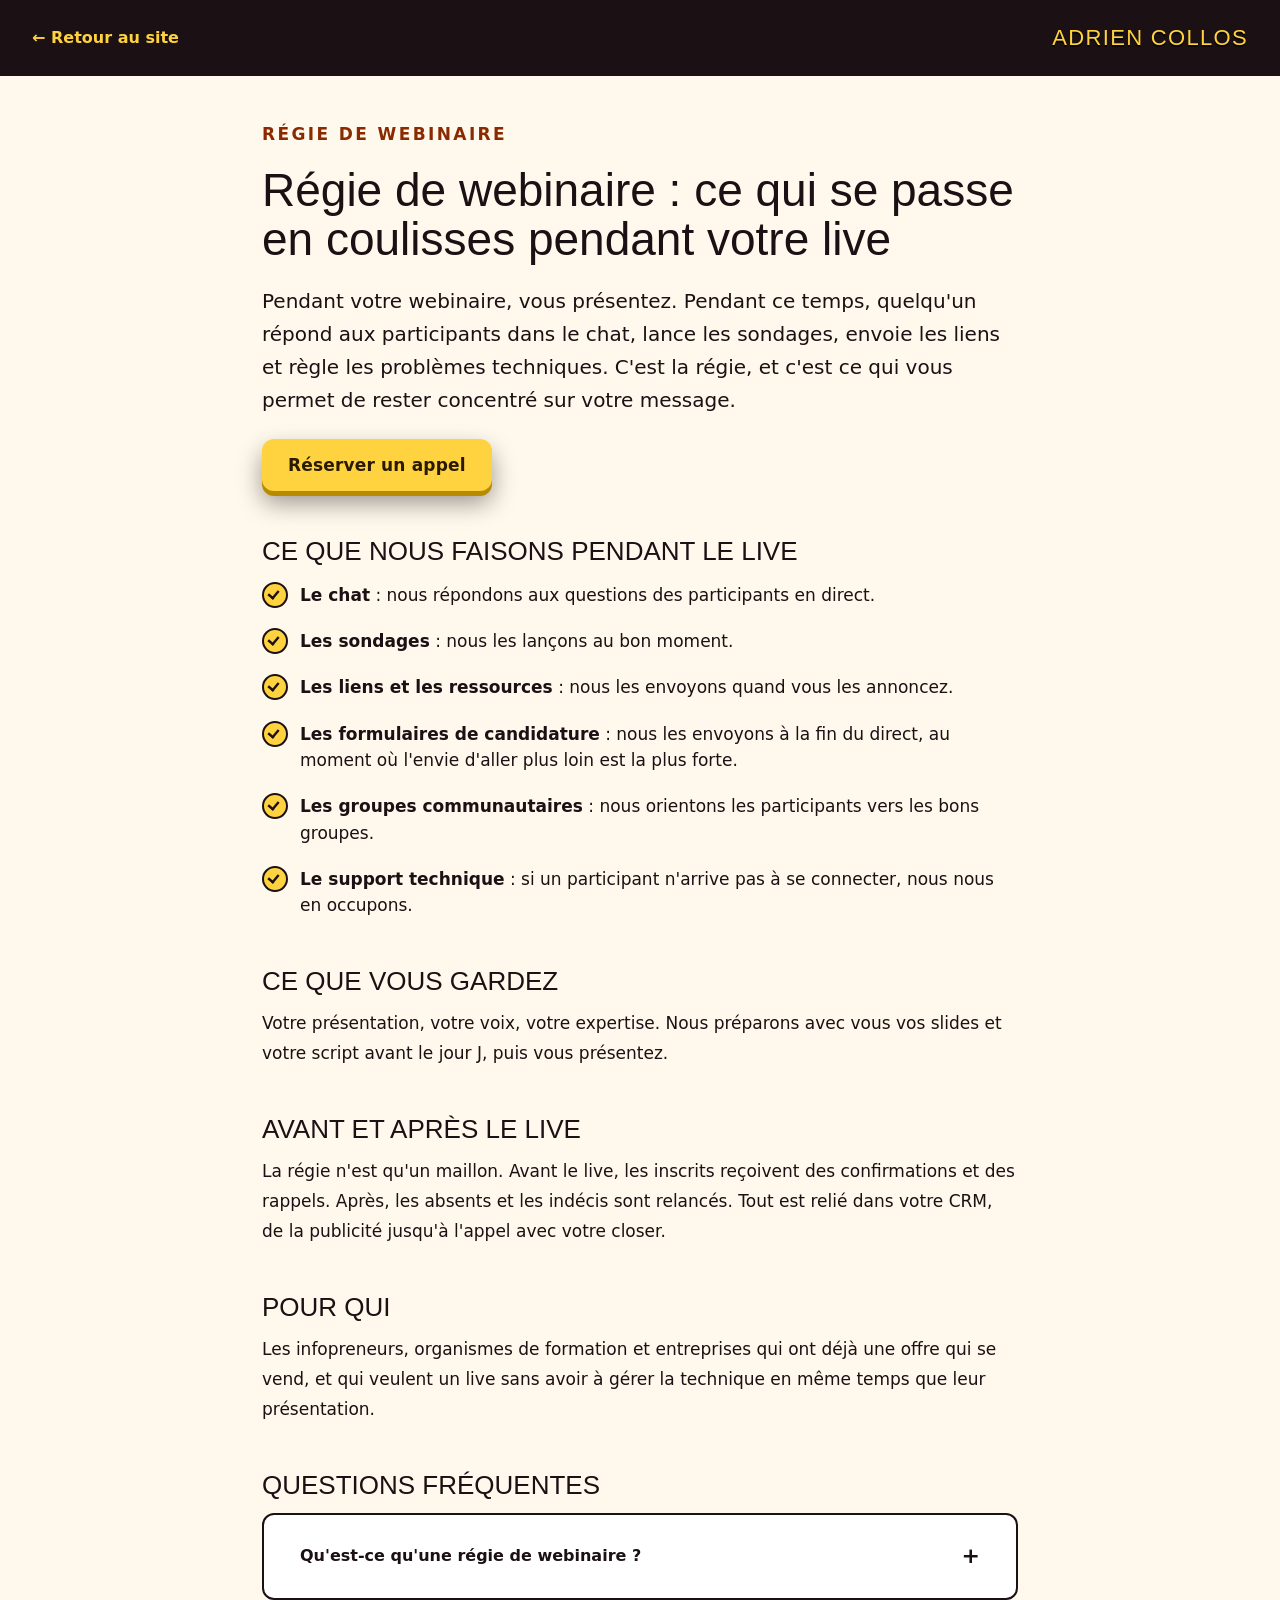
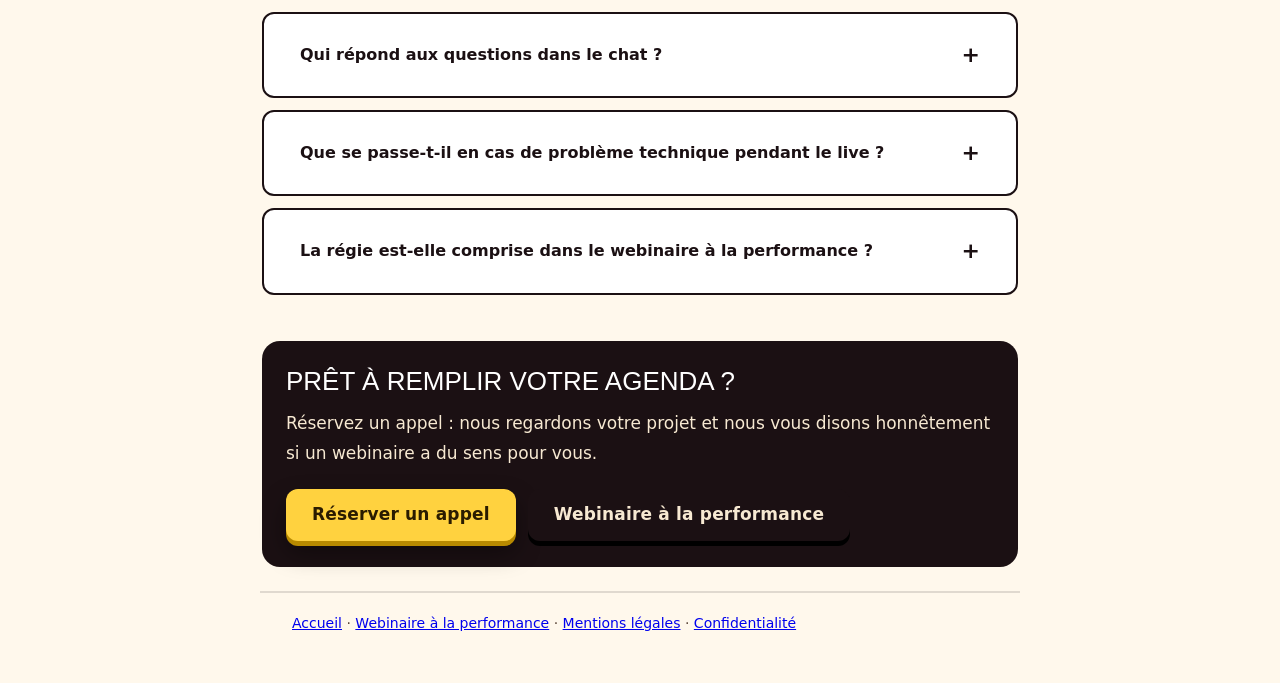
<file: regie-webinaire.html>
<!doctype html>
<html lang="fr">
<head>
<meta charset="utf-8">
<meta name="viewport" content="width=device-width,initial-scale=1,viewport-fit=cover">
<title>Régie de webinaire : le jour J en coulisses · Adrien COLLOS</title>
<meta name="description" content="Régie de webinaire : chat, sondages, liens, formulaires de candidature et support technique pendant votre live. Vous présentez, nous gérons le reste.">
<meta name="theme-color" content="#1b1013">
<meta name="robots" content="index,follow,max-image-preview:large">
<link rel="canonical" href="https://adriencollos.com/regie-webinaire.html">
<meta property="og:type" content="article">
<meta property="og:locale" content="fr_FR">
<meta property="og:site_name" content="Adrien COLLOS">
<meta property="og:title" content="Régie de webinaire : ce qui se passe en coulisses pendant votre live">
<meta property="og:description" content="Chat, sondages, liens, candidatures et support technique : vous présentez, nous gérons le reste.">
<meta property="og:url" content="https://adriencollos.com/regie-webinaire.html">
<meta property="og:image" content="https://adriencollos.com/assets/og-image.jpg">
<link rel="icon" href="favicon.ico" sizes="48x48">
<link rel="icon" type="image/png" sizes="32x32" href="assets/favicon-32.png">
<link rel="apple-touch-icon" href="assets/apple-touch-icon.png">
<script type="application/ld+json">
{
 "@context": "https://schema.org",
 "@graph": [
  {
   "@type": "Service",
   "@id": "https://adriencollos.com/regie-webinaire.html#service",
   "name": "Régie de webinaire",
   "serviceType": "Régie le jour J d'un webinaire",
   "provider": {
    "@type": "ProfessionalService",
    "name": "Adrien COLLOS",
    "url": "https://adriencollos.com/"
   },
   "areaServed": {
    "@type": "Country",
    "name": "France"
   },
   "description": "Gestion du chat, des sondages, des liens, des formulaires de candidature et support technique pendant votre webinaire."
  },
  {
   "@type": "BreadcrumbList",
   "itemListElement": [
    {
     "@type": "ListItem",
     "position": 1,
     "name": "Accueil",
     "item": "https://adriencollos.com/"
    },
    {
     "@type": "ListItem",
     "position": 2,
     "name": "Régie de webinaire",
     "item": "https://adriencollos.com/regie-webinaire.html"
    }
   ]
  },
  {
   "@type": "FAQPage",
   "mainEntity": [
    {
     "@type": "Question",
     "name": "Qu'est-ce qu'une régie de webinaire ?",
     "acceptedAnswer": {
      "@type": "Answer",
      "text": "C'est l'équipe en coulisses d'un live : elle gère le chat, les sondages, les liens et la technique pendant que vous présentez."
     }
    },
    {
     "@type": "Question",
     "name": "Qui répond aux questions dans le chat ?",
     "acceptedAnswer": {
      "@type": "Answer",
      "text": "Nous. Vous restez concentré sur votre présentation."
     }
    },
    {
     "@type": "Question",
     "name": "Que se passe-t-il en cas de problème technique pendant le live ?",
     "acceptedAnswer": {
      "@type": "Answer",
      "text": "Nous assurons le support technique pendant l'évènement, pour vous et pour les participants."
     }
    },
    {
     "@type": "Question",
     "name": "La régie est-elle comprise dans le webinaire à la performance ?",
     "acceptedAnswer": {
      "@type": "Answer",
      "text": "Oui : stratégie, tunnel, automatisations, publicité et régie le jour J sont gérés par le même interlocuteur."
     }
    }
   ]
  }
 ]
}
</script>
<link rel="stylesheet" href="style.css?v=20261125g">
</head>
<body class="legal seo-page">
<header class="legal-top"><a class="legal-back" href="index.html">← Retour au site</a><span class="hud-name">Adrien COLLOS</span></header>
<main class="doc seo">
  <p class="about-kicker">Régie de webinaire</p>
  <h1>Régie de webinaire&nbsp;: ce qui se passe en coulisses pendant votre live</h1>
  <p class="lead">Pendant votre webinaire, vous présentez. Pendant ce temps, quelqu'un répond aux participants dans le chat, lance les sondages, envoie les liens et règle les problèmes techniques. C'est la régie, et c'est ce qui vous permet de rester concentré sur votre message.</p>
  <p class="cta-row"><a class="btn btn-primary" href="reserver.html">Réserver un appel</a></p>

  <h2>Ce que nous faisons pendant le live</h2>
  <ul class="perks">
    <li><b>Le chat</b>&nbsp;: nous répondons aux questions des participants en direct.</li>
    <li><b>Les sondages</b>&nbsp;: nous les lançons au bon moment.</li>
    <li><b>Les liens et les ressources</b>&nbsp;: nous les envoyons quand vous les annoncez.</li>
    <li><b>Les formulaires de candidature</b>&nbsp;: nous les envoyons à la fin du direct, au moment où l'envie d'aller plus loin est la plus forte.</li>
    <li><b>Les groupes communautaires</b>&nbsp;: nous orientons les participants vers les bons groupes.</li>
    <li><b>Le support technique</b>&nbsp;: si un participant n'arrive pas à se connecter, nous nous en occupons.</li>
  </ul>

  <h2>Ce que vous gardez</h2>
  <p>Votre présentation, votre voix, votre expertise. Nous préparons avec vous vos slides et votre script avant le jour J, puis vous présentez.</p>

  <h2>Avant et après le live</h2>
  <p>La régie n'est qu'un maillon. Avant le live, les inscrits reçoivent des confirmations et des rappels. Après, les absents et les indécis sont relancés. Tout est relié dans votre CRM, de la publicité jusqu'à l'appel avec votre closer.</p>

  <h2>Pour qui</h2>
  <p>Les infopreneurs, organismes de formation et entreprises qui ont déjà une offre qui se vend, et qui veulent un live sans avoir à gérer la technique en même temps que leur présentation.</p>

  <h2>Questions fréquentes</h2>
  <details><summary>Qu'est-ce qu'une régie de webinaire&nbsp;?</summary><p>C'est l'équipe en coulisses d'un live&nbsp;: elle gère le chat, les sondages, les liens et la technique pendant que vous présentez.</p></details>
  <details><summary>Qui répond aux questions dans le chat&nbsp;?</summary><p>Nous. Vous restez concentré sur votre présentation.</p></details>
  <details><summary>Que se passe-t-il en cas de problème technique pendant le live&nbsp;?</summary><p>Nous assurons le support technique pendant l'évènement, pour vous et pour les participants.</p></details>
  <details><summary>La régie est-elle comprise dans le webinaire à la performance&nbsp;?</summary><p>Oui&nbsp;: stratégie, tunnel, automatisations, publicité et régie le jour J sont gérés par le même interlocuteur.</p></details>
  <section class="seo-end">
    <h2>Prêt à remplir votre agenda&nbsp;?</h2>
    <p>Réservez un appel&nbsp;: nous regardons votre projet et nous vous disons honnêtement si un webinaire a du sens pour vous.</p>
    <p class="cta-row"><a class="btn btn-primary" href="reserver.html">Réserver un appel</a> <a class="btn btn-dark" href="webinaire-a-la-performance.html">Webinaire à la performance</a></p>
  </section>
</main>
<footer class="doc-foot"><a href="index.html">Accueil</a> · <a href="webinaire-a-la-performance.html">Webinaire à la performance</a> · <a href="mentions-legales.html">Mentions légales</a> · <a href="confidentialite.html">Confidentialité</a></footer>
</body>
</html>
</file>
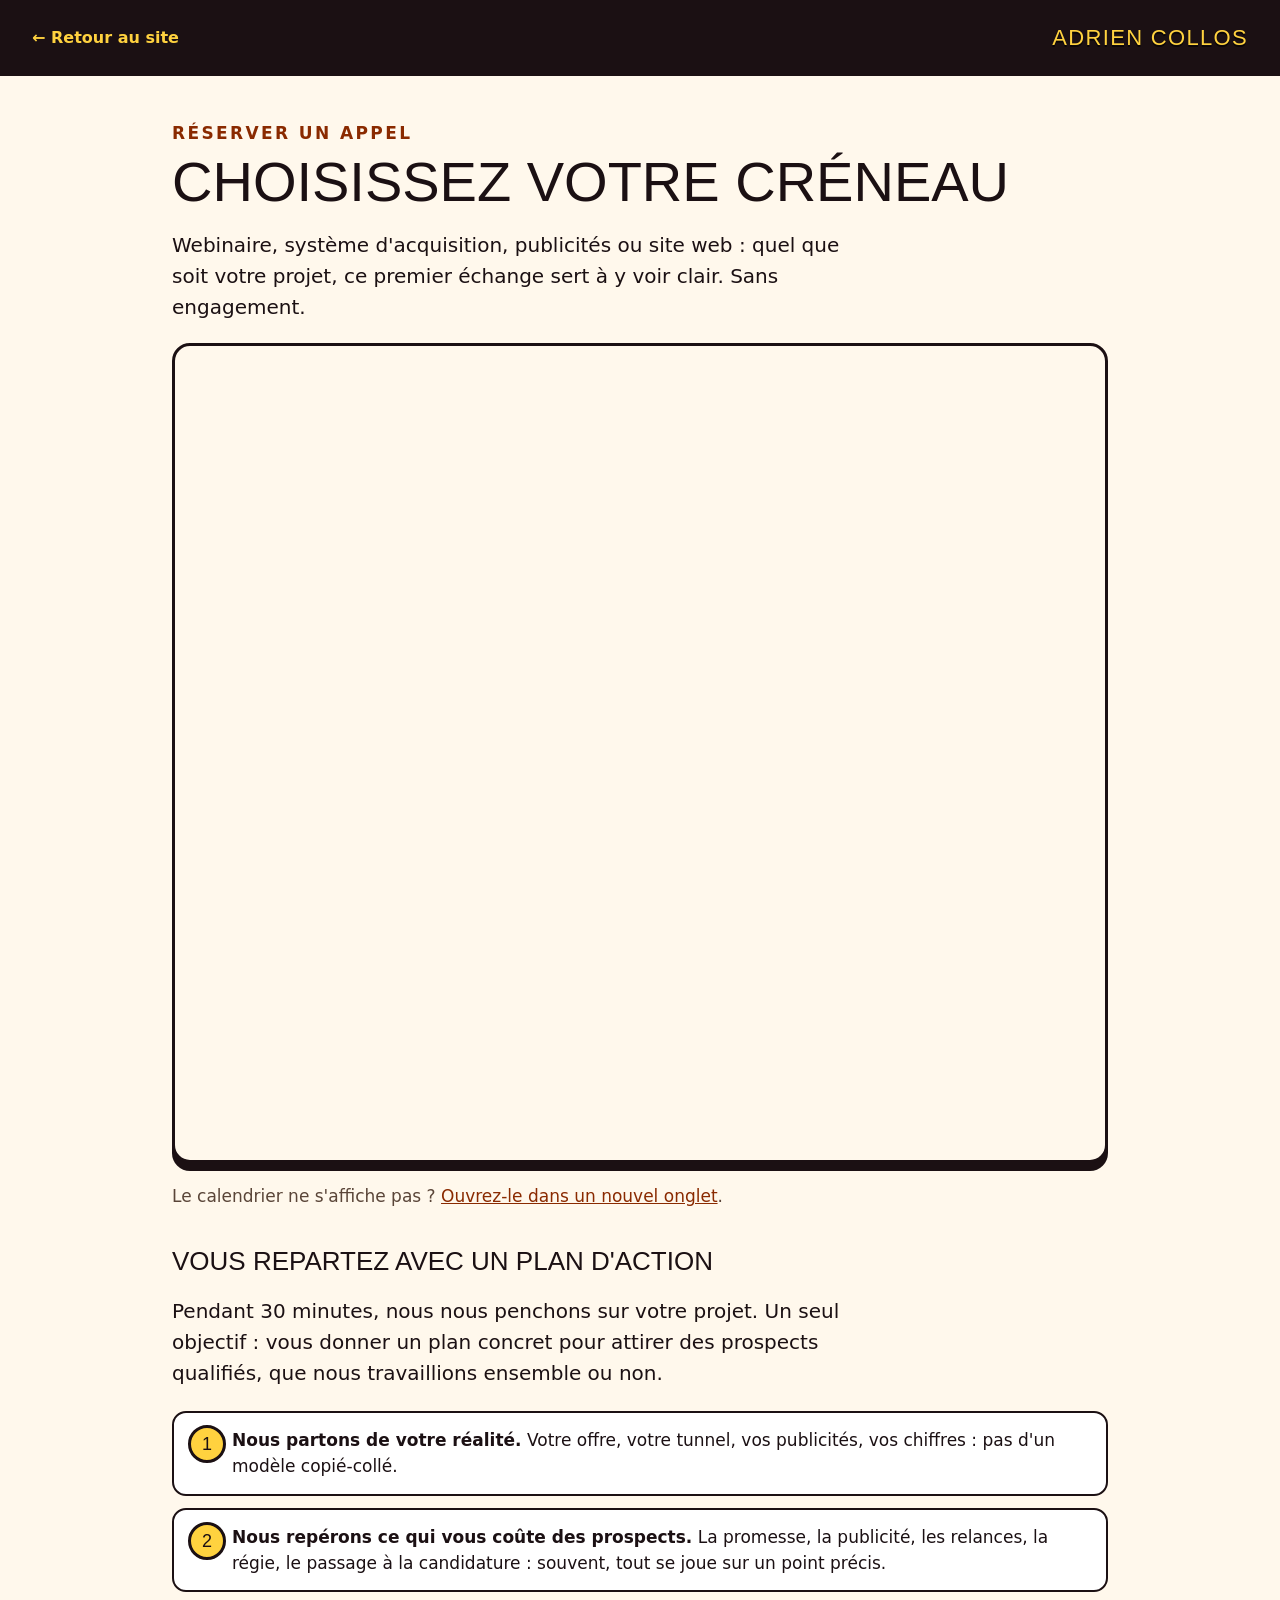
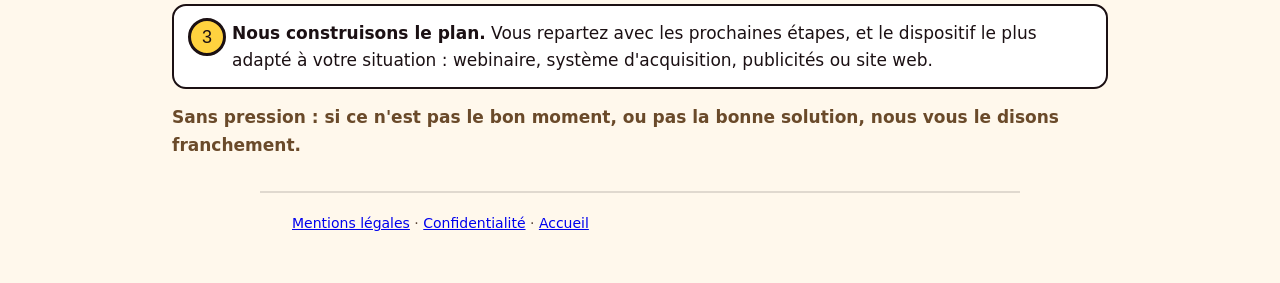
<file: reserver.html>
<!doctype html>
<html lang="fr">
<head>
<meta charset="utf-8">
<meta name="viewport" content="width=device-width,initial-scale=1,viewport-fit=cover">
<title>Réserver un appel · Adrien COLLOS</title>
<meta name="description" content="Réservez 30 minutes pour faire le point sur votre projet d'acquisition de prospects : webinaire, système d'acquisition, publicités ou site web.">
<meta name="theme-color" content="#1b1013">
<link rel="canonical" href="https://adriencollos.com/reserver.html">
<meta property="og:type" content="website">
<meta property="og:locale" content="fr_FR">
<meta property="og:title" content="Réserver un appel · Adrien COLLOS">
<meta property="og:description" content="30 minutes pour faire le point sur votre projet et repartir avec un plan d'action.">
<meta property="og:url" content="https://adriencollos.com/reserver.html">
<meta property="og:image" content="https://adriencollos.com/assets/og-image.jpg">
<link rel="icon" href="favicon.ico" sizes="48x48">
<link rel="icon" type="image/png" sizes="32x32" href="assets/favicon-32.png">
<link rel="apple-touch-icon" href="assets/apple-touch-icon.png">
<link rel="stylesheet" href="style.css?v=20261125g">
</head>
<body class="legal book-page">
<header class="legal-top"><a class="legal-back" href="index.html">← Retour au site</a><span class="hud-name">Adrien COLLOS</span></header>
<main class="doc book">
  <p class="about-kicker">Réserver un appel</p>
  <h1>Choisissez votre créneau</h1>
  <p class="lead">Webinaire, système d'acquisition, publicités ou site web&nbsp;: quel que soit votre projet, ce premier échange sert à y voir clair. Sans engagement.</p>

  <section class="cal" id="cal" aria-label="Calendrier de réservation">
    <iframe class="cal-frame" title="Calendrier de réservation (Calendly)" src="https://calendly.com/adrien-boostmedia/30min?embed_domain=adriencollos.com&amp;embed_type=Inline&amp;hide_gdpr_banner=1&amp;background_color=fff8ec&amp;text_color=1b1013&amp;primary_color=1b1013"></iframe>
    <p class="cal-note">Le calendrier ne s'affiche pas&nbsp;? <a href="https://calendly.com/adrien-boostmedia/30min" target="_blank" rel="noopener">Ouvrez-le dans un nouvel onglet</a>.</p>
  </section>

  <section class="book-after" aria-labelledby="after-title">
    <h2 id="after-title">Vous repartez avec un plan d'action</h2>
    <p class="lead">Pendant 30 minutes, nous nous penchons sur votre projet. Un seul objectif&nbsp;: vous donner un plan concret pour attirer des prospects qualifiés, que nous travaillions ensemble ou non.</p>
    <ol class="book-steps">
      <li><b>Nous partons de votre réalité.</b> Votre offre, votre tunnel, vos publicités, vos chiffres&nbsp;: pas d'un modèle copié-collé.</li>
      <li><b>Nous repérons ce qui vous coûte des prospects.</b> La promesse, la publicité, les relances, la régie, le passage à la candidature&nbsp;: souvent, tout se joue sur un point précis.</li>
      <li><b>Nous construisons le plan.</b> Vous repartez avec les prochaines étapes, et le dispositif le plus adapté à votre situation&nbsp;: webinaire, système d'acquisition, publicités ou site web.</li>
    </ol>
    <p class="note">Sans pression&nbsp;: si ce n'est pas le bon moment, ou pas la bonne solution, nous vous le disons franchement.</p>
  </section>
</main>
<footer class="doc-foot"><a href="mentions-legales.html">Mentions légales</a> · <a href="confidentialite.html">Confidentialité</a> · <a href="index.html">Accueil</a></footer>
</body>
</html>
</file>
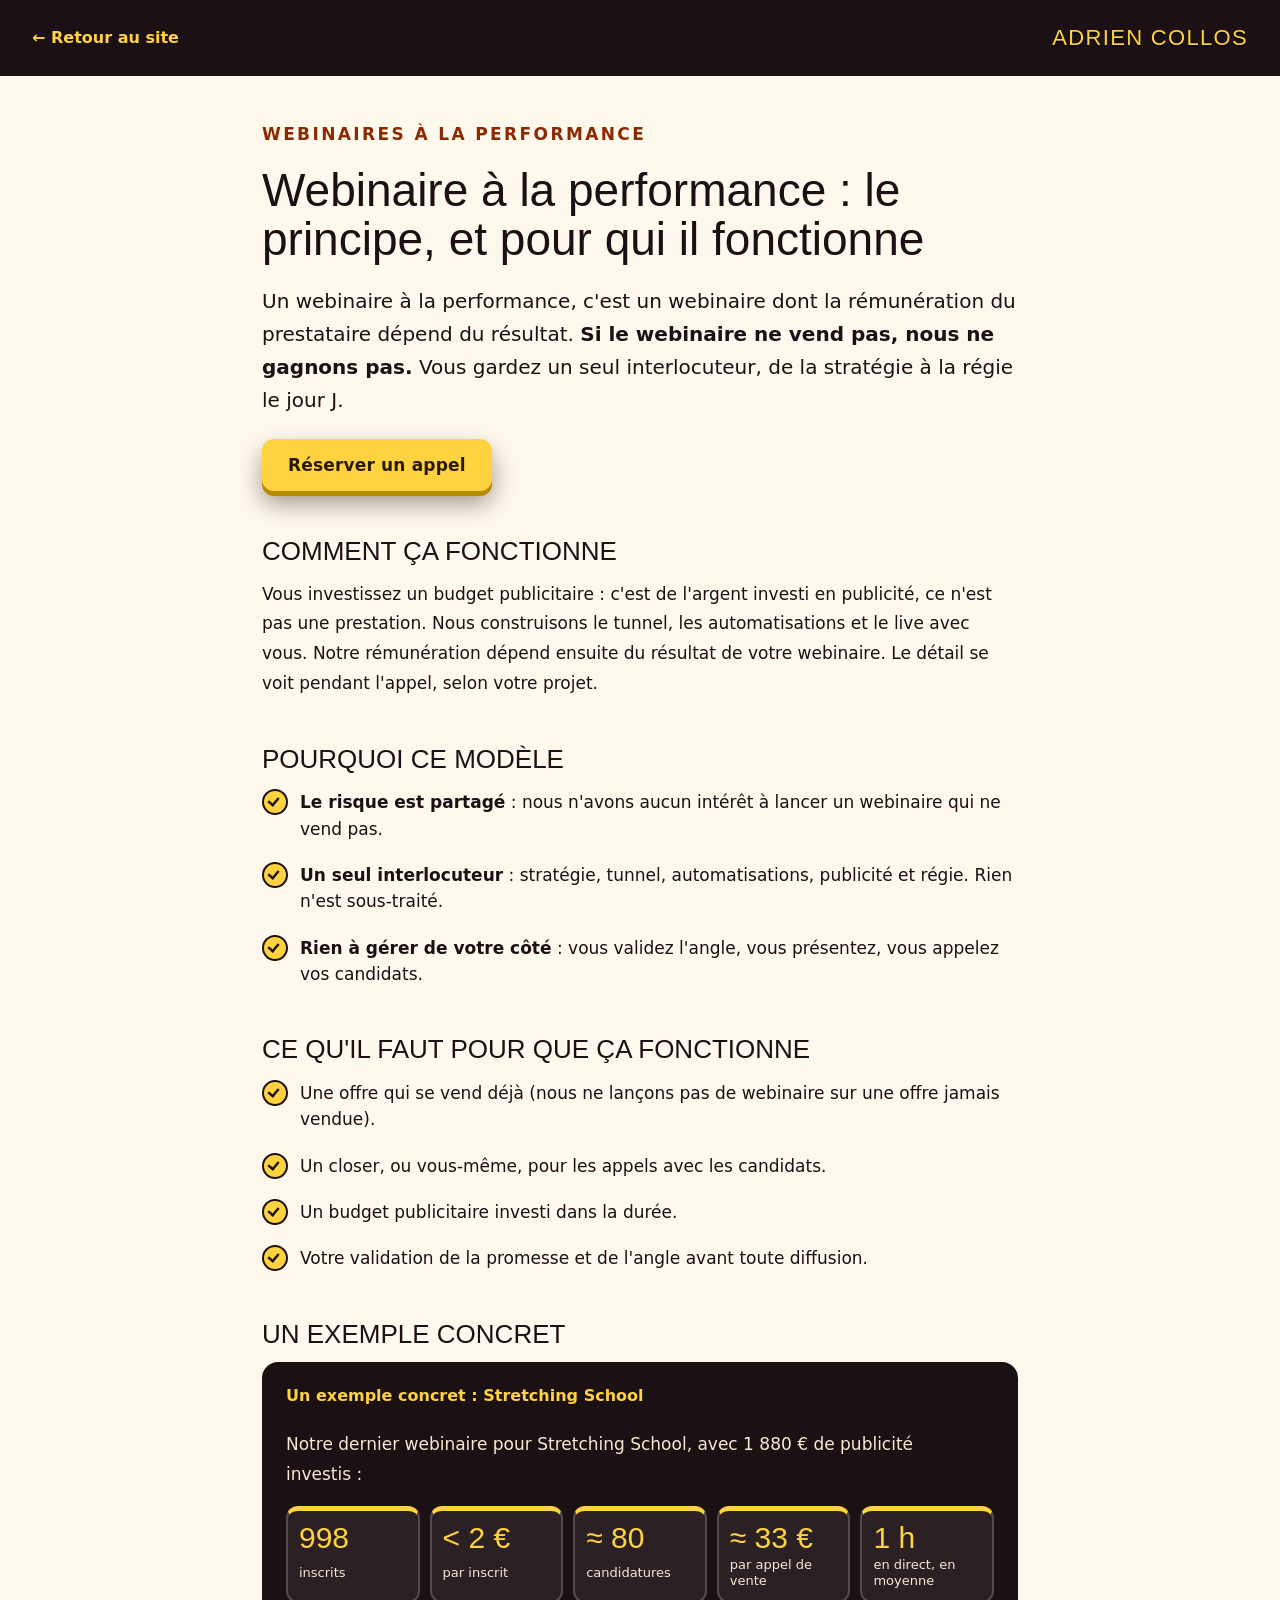
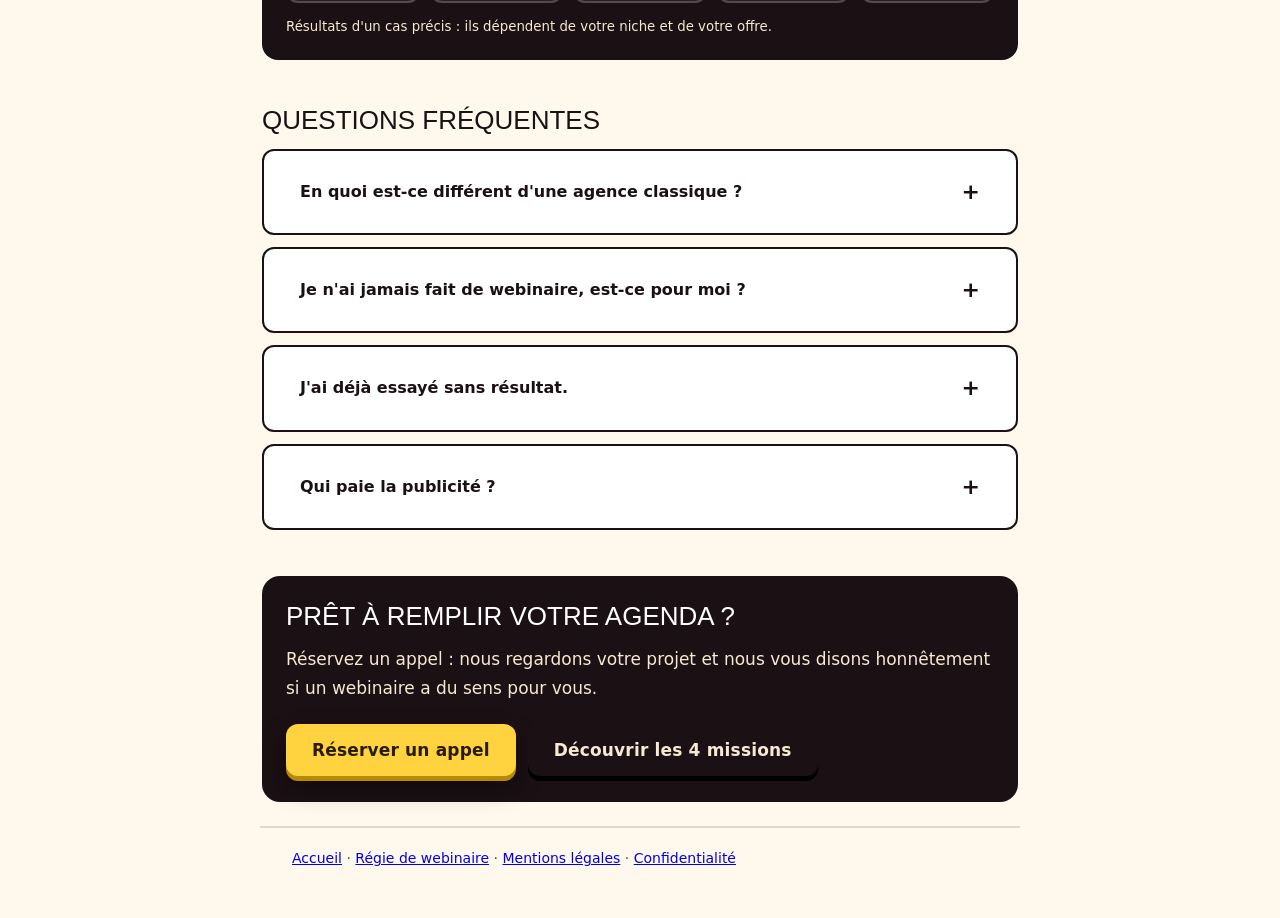
<file: webinaire-a-la-performance.html>
<!doctype html>
<html lang="fr">
<head>
<meta charset="utf-8">
<meta name="viewport" content="width=device-width,initial-scale=1,viewport-fit=cover">
<title>Webinaire à la performance : rémunération au résultat · Adrien COLLOS</title>
<meta name="description" content="Le webinaire à la performance : une stratégie webinaire complète, de la publicité à la régie le jour J, rémunérée uniquement au résultat. Découvrez le modèle.">
<meta name="theme-color" content="#1b1013">
<meta name="robots" content="index,follow,max-image-preview:large">
<link rel="canonical" href="https://adriencollos.com/webinaire-a-la-performance.html">
<meta property="og:type" content="article">
<meta property="og:locale" content="fr_FR">
<meta property="og:site_name" content="Adrien COLLOS">
<meta property="og:title" content="Webinaire à la performance : rémunération uniquement au résultat">
<meta property="og:description" content="Si le webinaire ne vend pas, nous ne gagnons pas. Découvrez comment fonctionne le webinaire à la performance.">
<meta property="og:url" content="https://adriencollos.com/webinaire-a-la-performance.html">
<meta property="og:image" content="https://adriencollos.com/assets/og-image.jpg">
<link rel="icon" href="favicon.ico" sizes="48x48">
<link rel="icon" type="image/png" sizes="32x32" href="assets/favicon-32.png">
<link rel="apple-touch-icon" href="assets/apple-touch-icon.png">
<script type="application/ld+json">
{
 "@context": "https://schema.org",
 "@graph": [
  {
   "@type": "Service",
   "@id": "https://adriencollos.com/webinaire-a-la-performance.html#service",
   "name": "Webinaire à la performance",
   "serviceType": "Webinaire à la performance",
   "provider": {
    "@type": "ProfessionalService",
    "name": "Adrien COLLOS",
    "url": "https://adriencollos.com/"
   },
   "areaServed": {
    "@type": "Country",
    "name": "France"
   },
   "description": "Webinaire dont la rémunération du prestataire dépend du résultat : si le webinaire ne vend pas, nous ne gagnons pas."
  },
  {
   "@type": "BreadcrumbList",
   "itemListElement": [
    {
     "@type": "ListItem",
     "position": 1,
     "name": "Accueil",
     "item": "https://adriencollos.com/"
    },
    {
     "@type": "ListItem",
     "position": 2,
     "name": "Webinaire à la performance",
     "item": "https://adriencollos.com/webinaire-a-la-performance.html"
    }
   ]
  },
  {
   "@type": "FAQPage",
   "mainEntity": [
    {
     "@type": "Question",
     "name": "En quoi est-ce différent d'une agence classique ?",
     "acceptedAnswer": {
      "@type": "Answer",
      "text": "Une agence facture un service, quel que soit le résultat. Ici, notre rémunération suit le résultat de votre webinaire."
     }
    },
    {
     "@type": "Question",
     "name": "Je n'ai jamais fait de webinaire, est-ce pour moi ?",
     "acceptedAnswer": {
      "@type": "Answer",
      "text": "Oui, si votre offre se vend déjà. Nous regardons ensemble pendant l'appel si le format est adapté."
     }
    },
    {
     "@type": "Question",
     "name": "J'ai déjà essayé sans résultat.",
     "acceptedAnswer": {
      "@type": "Answer",
      "text": "Souvent, le problème vient d'un point précis : la promesse, la publicité, les relances, la régie ou le passage à la candidature. Nous commençons par l'identifier."
     }
    },
    {
     "@type": "Question",
     "name": "Qui paie la publicité ?",
     "acceptedAnswer": {
      "@type": "Answer",
      "text": "Vous : le budget publicitaire reste à votre charge."
     }
    }
   ]
  }
 ]
}
</script>
<link rel="stylesheet" href="style.css?v=20261125g">
</head>
<body class="legal seo-page">
<header class="legal-top"><a class="legal-back" href="index.html">← Retour au site</a><span class="hud-name">Adrien COLLOS</span></header>
<main class="doc seo">
  <p class="about-kicker">Webinaires à la performance</p>
  <h1>Webinaire à la performance&nbsp;: le principe, et pour qui il fonctionne</h1>
  <p class="lead">Un webinaire à la performance, c'est un webinaire dont la rémunération du prestataire dépend du résultat. <strong>Si le webinaire ne vend pas, nous ne gagnons pas.</strong> Vous gardez un seul interlocuteur, de la stratégie à la régie le jour J.</p>
  <p class="cta-row"><a class="btn btn-primary" href="reserver.html">Réserver un appel</a></p>

  <h2>Comment ça fonctionne</h2>
  <p>Vous investissez un budget publicitaire&nbsp;: c'est de l'argent investi en publicité, ce n'est pas une prestation. Nous construisons le tunnel, les automatisations et le live avec vous. Notre rémunération dépend ensuite du résultat de votre webinaire. Le détail se voit pendant l'appel, selon votre projet.</p>

  <h2>Pourquoi ce modèle</h2>
  <ul class="perks">
    <li><b>Le risque est partagé</b>&nbsp;: nous n'avons aucun intérêt à lancer un webinaire qui ne vend pas.</li>
    <li><b>Un seul interlocuteur</b>&nbsp;: stratégie, tunnel, automatisations, publicité et régie. Rien n'est sous-traité.</li>
    <li><b>Rien à gérer de votre côté</b>&nbsp;: vous validez l'angle, vous présentez, vous appelez vos candidats.</li>
  </ul>

  <h2>Ce qu'il faut pour que ça fonctionne</h2>
  <ul class="perks">
    <li>Une offre qui se vend déjà (nous ne lançons pas de webinaire sur une offre jamais vendue).</li>
    <li>Un closer, ou vous-même, pour les appels avec les candidats.</li>
    <li>Un budget publicitaire investi dans la durée.</li>
    <li>Votre validation de la promesse et de l'angle avant toute diffusion.</li>
  </ul>

  <h2>Un exemple concret</h2>
  <aside class="proof">
          <h4>Un exemple concret : Stretching School</h4>
          <p>Notre dernier webinaire pour Stretching School, avec 1&nbsp;880&nbsp;€ de publicité investis&nbsp;:</p>
          <div class="stats">
            <div class="stat"><strong>998</strong><span>inscrits</span></div>
            <div class="stat"><strong>&lt;&nbsp;2&nbsp;€</strong><span>par inscrit</span></div>
            <div class="stat"><strong>≈&nbsp;80</strong><span>candidatures</span></div>
            <div class="stat"><strong>≈&nbsp;33&nbsp;€</strong><span>par appel de vente</span></div>
            <div class="stat"><strong>1&nbsp;h</strong><span>en direct, en moyenne</span></div>
          </div>
          <small>Résultats d'un cas précis&nbsp;: ils dépendent de votre niche et de votre offre.</small>
        </aside>

  <h2>Questions fréquentes</h2>
  <details><summary>En quoi est-ce différent d'une agence classique&nbsp;?</summary><p>Une agence facture un service, quel que soit le résultat. Ici, notre rémunération suit le résultat de votre webinaire.</p></details>
  <details><summary>Je n'ai jamais fait de webinaire, est-ce pour moi&nbsp;?</summary><p>Oui, si votre offre se vend déjà. Nous regardons ensemble pendant l'appel si le format est adapté.</p></details>
  <details><summary>J'ai déjà essayé sans résultat.</summary><p>Souvent, le problème vient d'un point précis&nbsp;: la promesse, la publicité, les relances, la régie ou le passage à la candidature. Nous commençons par l'identifier.</p></details>
  <details><summary>Qui paie la publicité&nbsp;?</summary><p>Vous&nbsp;: le budget publicitaire reste à votre charge.</p></details>
  <section class="seo-end">
    <h2>Prêt à remplir votre agenda&nbsp;?</h2>
    <p>Réservez un appel&nbsp;: nous regardons votre projet et nous vous disons honnêtement si un webinaire a du sens pour vous.</p>
    <p class="cta-row"><a class="btn btn-primary" href="reserver.html">Réserver un appel</a> <a class="btn btn-dark" href="index.html#t-missions">Découvrir les 4 missions</a></p>
  </section>
</main>
<footer class="doc-foot"><a href="index.html">Accueil</a> · <a href="regie-webinaire.html">Régie de webinaire</a> · <a href="mentions-legales.html">Mentions légales</a> · <a href="confidentialite.html">Confidentialité</a></footer>
</body>
</html>
</file>
<file: style.css>
:root{
  --ink:#1b1013; --ink2:#2a181c; --sand:#f7e9d2; --paper:#fff8ec; --orange:#ff8a3d; --pink:#ff4f7a; --yel:#ffd23f; --teal:#4fd8c8;
  --display:"Impact","Haettenschweiler","Arial Narrow Bold","Arial Black",sans-serif;
  --body:system-ui,-apple-system,"Segoe UI",Roboto,"Helvetica Neue",Arial,sans-serif;
}
*{box-sizing:border-box}
html{scroll-behavior:smooth}
body{margin:0;background:var(--ink);color:var(--sand);font-family:var(--body);line-height:1.55;-webkit-font-smoothing:antialiased}
img{max-width:100%}
.skip{position:absolute;left:12px;top:-60px;z-index:100;background:var(--yel);color:#000;padding:10px 14px;border-radius:8px;font-weight:700;text-decoration:none}
.skip:focus{top:12px}
.sr-only{position:absolute;width:1px;height:1px;overflow:hidden;clip:rect(0 0 0 0);white-space:nowrap}

/* boutons */
.btn{display:inline-flex;align-items:center;justify-content:center;gap:8px;min-height:52px;padding:0 24px;border-radius:12px;border:2px solid transparent;font:800 17px/1 var(--body);letter-spacing:.01em;text-decoration:none;cursor:pointer;transition:transform .15s,box-shadow .15s,background .15s}
.btn:focus-visible,.pin:focus-visible,.chip:focus-visible,.x:focus-visible,summary:focus-visible{outline:3px solid #fff;outline-offset:3px}
.btn-primary{background:var(--yel);color:#2a1b00;box-shadow:0 5px 0 #b88a00,0 12px 24px #0006}
.btn-primary:hover{transform:translateY(2px);box-shadow:0 3px 0 #b88a00,0 8px 18px #0006}
.btn-ghost{background:#ffffff14;color:var(--sand);border-color:#ffffff66;backdrop-filter:blur(6px)}
.btn-ghost:hover{background:#ffffff26}
.btn-sm{min-height:44px;padding:0 16px;font-size:15px}

/* HUD */
.hud{position:fixed;z-index:30;left:0;right:0;top:0;display:flex;align-items:center;justify-content:space-between;gap:12px;padding:10px 16px;padding-top:max(10px,env(safe-area-inset-top));background:linear-gradient(#1b1013d9,#1b101300);pointer-events:none}
.hud>*{pointer-events:auto}
.hud.solid{background:#1b1013f5;box-shadow:0 6px 20px #0006;transition:background .3s}
.hud-name{font:400 22px/1 var(--display);letter-spacing:.06em;text-transform:uppercase;color:var(--sand);text-shadow:0 2px 0 #000a}
.hud-mode{display:none;font-size:19px;font-weight:800;letter-spacing:.05em;text-transform:uppercase;color:var(--sand);text-shadow:0 2px 10px #000c}
.hud-mode::before{content:"";display:inline-block;width:28px;height:3px;background:var(--yel);vertical-align:middle;margin-right:12px}
@media(min-width:900px){.hud-mode{display:inline-block}}

/* scène */
.hero{position:relative;height:100svh;min-height:560px;overflow:hidden;background:#2a1a16}
.viewport{position:absolute;inset:0;overflow:hidden}
.stage{position:absolute;left:0;top:0;transform-origin:0 0;will-change:transform;background:linear-gradient(#6a3340 0%,#c8693c 22%,#7a4a38 45%,#3a2622 100%)}
.stage picture,.stage img{display:block;width:100%;height:100%}
.stage img{user-select:none;-webkit-user-drag:none}
.shade{position:absolute;inset:0;pointer-events:none;transition:opacity .6s;background:
  linear-gradient(90deg,#1b1013e6 0%,#1b1013bf 35%,#1b101355 62%,#1b101300 100%)}
body[data-mode="game"] .shade{opacity:0}
.viewport::after{content:"";position:absolute;inset:0;pointer-events:none;box-shadow:inset 0 0 160px #0008}
body[data-mode="landing"] .stage img{filter:brightness(.92)}
.stage img{transition:filter .6s}

/* avatar */
.avatar{position:absolute;z-index:5;left:0;top:0;pointer-events:none}
.avatar .sprite{position:absolute;left:50%;bottom:0;display:block;background-repeat:no-repeat;transform:translateX(-50%);filter:drop-shadow(0 6px 6px #0006)}
.avatar .shadow{position:absolute;left:50%;bottom:-2%;width:60%;height:12%;transform:translateX(-50%);border-radius:50%;background:radial-gradient(#000a,#0000 70%)}
.avatar.flip .sprite{transform:translateX(-50%) scaleX(-1)}

/* pastilles de mission */
.pins{position:absolute;inset:0}
.pin{position:absolute;z-index:6;transform:translate(-50%,-100%);display:flex;flex-direction:column;align-items:center;gap:6px;border:0;background:none;padding:6px;cursor:pointer;font-family:var(--body);color:#fff}
.pin .dot{width:var(--pd,64px);height:var(--pd,64px);border-radius:50%;display:grid;place-items:center;background:var(--c);color:#1b1013;font:400 calc(var(--pd,64px)*.55)/1 var(--display);border:calc(var(--pd,64px)*.07) solid #1b1013;box-shadow:0 0 0 calc(var(--pd,64px)*.06) #fff,0 8px 18px #0008}
.pin .lbl{font-weight:800;font-size:var(--pf,20px);letter-spacing:.02em;background:#1b1013e6;color:#fff;border-radius:8px;padding:.25em .6em;white-space:nowrap;border:1px solid var(--c)}
.pin:hover .dot,.pin.on .dot{transform:scale(1.12)}
.pin::after{content:"";position:absolute;left:50%;top:calc(var(--pd,64px) + 4px);width:var(--pd,64px);height:var(--pd,64px);margin-left:calc(var(--pd,64px)/-2);border-radius:50%;border:3px solid var(--c);opacity:0;pointer-events:none}
@keyframes bob{50%{transform:translateY(-6px)}}
@keyframes ring{0%{opacity:.9;transform:scale(.8)}100%{opacity:0;transform:scale(1.7)}}

/* carte d'accueil */
.card{position:absolute;z-index:10;left:clamp(18px,5vw,84px);top:50%;transform:translateY(-46%);width:min(560px,calc(100% - 36px));transition:opacity .5s,transform .5s;display:flex;flex-direction:column;gap:14px}
body[data-mode="game"] .card{opacity:0;pointer-events:none;transform:translateY(-46%) translateX(-30px)}
.kicker{margin:0;font-size:13px;font-weight:800;letter-spacing:.16em;text-transform:uppercase;color:var(--orange)}
h1{margin:0;display:flex;align-items:flex-end;flex-wrap:wrap;gap:0 14px;text-transform:uppercase;line-height:.84}
h1 .big{font:400 clamp(88px,15vw,190px)/.84 var(--display);letter-spacing:.01em;color:var(--sand);text-shadow:5px 5px 0 var(--pink),0 12px 30px #0008}
h1 .small{font:400 clamp(22px,3.2vw,36px)/1 var(--display);letter-spacing:.3em;color:var(--yel);padding-bottom:.25em}
.promise{margin:0;font:400 clamp(30px,4.6vw,52px)/1.02 var(--display);text-transform:uppercase;letter-spacing:.01em}
.promise span{color:var(--yel)}
.trust{margin:0;max-width:440px;font-size:clamp(16px,1.5vw,19px);color:#f3e2c6;text-shadow:0 1px 8px #000b}
.trust strong{color:#fff;background:linear-gradient(transparent 60%,#ff4f7a88 60%)}
.cta{display:flex;flex-wrap:wrap;gap:12px;margin-top:4px}

/* toast */
.toast{position:absolute;z-index:12;left:50%;top:76px;transform:translate(-50%,-10px);margin:0;max-width:calc(100% - 32px);text-align:center;background:#1b1013ee;color:#fff;border:1px solid #ffffff44;border-radius:999px;padding:10px 18px;font-size:15px;font-weight:700;opacity:0;pointer-events:none;transition:.4s}
.toast.show{opacity:1;transform:translate(-50%,0)}

/* mini-carte */
.map{position:absolute;z-index:12;right:18px;bottom:18px;border-radius:18px;padding:6px;background:#1b1013;border:2px solid #fff;box-shadow:0 0 0 3px #1b1013,0 14px 34px #000a;width:clamp(190px,17vw,250px)}
.map svg{display:block;width:100%;height:auto;border-radius:12px}
.map .mdot{cursor:pointer}
.map .mdot circle{transition:r .15s}
.map .mdot:hover circle,.map .mdot:focus-visible circle{stroke:#fff;stroke-width:10}
.map .mdot:focus-visible{outline:none}
.map .me{transition:transform .08s linear}

/* puces missions (accès simple, tactile) */
.chips{position:absolute;z-index:12;left:18px;right:290px;bottom:18px;display:flex;gap:8px;flex-wrap:wrap}
.chip{display:inline-flex;align-items:center;gap:8px;min-height:46px;padding:0 14px 0 8px;border-radius:999px;border:2px solid #ffffff55;background:#1b1013dd;color:#fff;font:800 15px/1 var(--body);cursor:pointer;backdrop-filter:blur(6px)}
.chip b{display:grid;place-items:center;width:30px;height:30px;border-radius:50%;background:var(--c);color:#1b1013;font:400 18px/1 var(--display)}
.chip:hover{border-color:var(--c)}
body[data-mode="landing"] .chips{display:none}

@media(max-width:899px),(orientation:portrait){
  .hud-name{font-size:19px}
  .shade{background:linear-gradient(#1b1013f2 0%,#1b1013d9 42%,#1b101366 70%,#1b101300 100%)}
  .card{left:16px;right:16px;width:auto;top:68px;transform:none;gap:10px}
  body[data-mode="game"] .card{transform:translateY(-20px)}
  h1 .big{font-size:clamp(84px,25vw,130px);text-shadow:4px 4px 0 var(--pink),0 8px 20px #0008}
  h1 .small{font-size:20px}
  .promise{font-size:clamp(28px,8vw,40px)}
  .trust{font-size:16px;max-width:none}
  .btn{min-height:50px;padding:0 14px;font-size:15.5px}
  .cta .btn{flex:1 1 0;white-space:nowrap}
  .kicker{font-size:11px;letter-spacing:.12em}
  .map{right:10px;bottom:76px;width:96px;padding:4px;border-width:2px;border-radius:14px}
  .chips{left:10px;right:10px;bottom:12px;flex-wrap:nowrap;gap:6px}
  .chip{flex:1;min-width:0;justify-content:center;padding:0 6px;font-size:12.5px;gap:5px}
  .chip b{display:none}
  .chip{border-color:var(--c);border-width:2px}
  .chip span{overflow:hidden;text-overflow:ellipsis;white-space:nowrap}
  .toast{top:64px}
}
@media(max-height:700px) and (max-width:899px){
  h1 .big{font-size:72px}.promise{font-size:26px}.kicker{display:none}.trust{font-size:14.5px}
}

/* fenêtres */
dialog{border:0;padding:0;background:transparent;color:var(--ink);max-width:min(780px,calc(100% - 20px));width:100%;max-height:calc(100svh - 24px);overflow:visible}
dialog::backdrop{background:#1b1013d9;backdrop-filter:blur(4px)}
.dlg{position:relative;background:var(--paper);color:var(--ink);border-radius:22px;padding:34px clamp(18px,4vw,40px) 28px;max-height:calc(100svh - 24px);overflow:auto;border:4px solid var(--ink);box-shadow:0 0 0 3px var(--c,var(--yel)),0 30px 60px #000a;animation:pop .35s cubic-bezier(.2,.9,.3,1.2)}
.dlg.small{max-width:520px;margin:0 auto}
@keyframes pop{from{opacity:0;transform:translateY(24px) scale(.97)}}
.x{position:absolute;right:12px;top:10px;width:44px;height:44px;border-radius:50%;border:0;background:var(--ink);color:#fff;font-size:26px;line-height:1;cursor:pointer}
.md-kicker{margin:0 0 6px;font:800 13px/1 var(--body);letter-spacing:.14em;text-transform:uppercase;color:#9a5b00}
#md-title{margin:0 40px 12px 0;font:400 clamp(30px,5vw,46px)/1 var(--display);text-transform:uppercase}
.md-foot{margin-top:22px;position:sticky;bottom:-28px;padding:14px 0 4px;background:linear-gradient(#fff8ec00,#fff8ec 30%)}
.dlg h4{margin:22px 0 8px;font:400 22px/1.1 var(--display);text-transform:uppercase;letter-spacing:.02em}
.dlg .lead{font-size:18px;margin:0 0 6px}
.badge{display:inline-block;margin:0 0 10px;background:var(--ink);color:var(--yel);font:800 12px/1 var(--body);letter-spacing:.08em;text-transform:uppercase;padding:8px 12px;border-radius:999px}

/* parcours (ligne de temps) */
.journey{list-style:none;margin:14px 0 0;padding:0 0 0 22px;position:relative;display:grid;gap:12px}
.journey::before{content:"";position:absolute;left:7px;top:8px;bottom:8px;border-left:4px dotted #1b101366}
.journey li{position:relative;display:grid;gap:6px;background:#fff;border:2px solid var(--ink);border-radius:14px;padding:12px 14px}
.journey li::before{content:"";position:absolute;left:-23px;top:18px;width:16px;height:16px;border-radius:50%;background:var(--yel);border:3px solid var(--ink)}
.journey li.side{background:#e9fbf8;border-style:dashed}
.journey li.side::before{background:var(--teal)}
.journey b{font:400 20px/1 var(--display);text-transform:uppercase;letter-spacing:.02em}
.journey .p,.journey .c{font-size:15.5px;line-height:1.45}
.journey em{font-style:normal;font-weight:800}
.journey .p em{color:#a14a00}.journey .c em{color:#0b6e63}
@media(min-width:680px){.journey li{grid-template-columns:200px 1fr 1fr;gap:16px;align-items:start}}
.proof,.model{margin-top:20px;border-radius:16px;padding:16px 18px}
.proof{background:var(--ink);color:var(--sand)}
.proof h4,.model h4{margin-top:0}
.proof h4{color:var(--yel)}
.proof p{margin:0 0 8px}
.proof small{color:#d9c7a7;display:block;margin-top:6px}
.model{background:#ffe9a8;border:2px solid var(--ink)}
.model p{margin:0}
.list{margin:12px 0 0;padding-left:20px;display:grid;gap:8px}
.note{margin-top:14px;font-weight:700;color:#6a4a2a}

/* contenu texte sous la scène */
.plain{background:var(--paper);color:var(--ink);position:relative}
.wrap{max-width:1040px;margin:0 auto;padding:68px clamp(18px,4vw,32px) 8px}
.plain h2{margin:0 0 10px;font:400 clamp(32px,5vw,52px)/1 var(--display);text-transform:uppercase}
.plain .lead{font-size:19px;max-width:700px}
.missions{display:grid;gap:22px;margin-top:26px}
.plain .mission{background:#fff;border:3px solid var(--ink);border-radius:20px;padding:22px clamp(16px,3vw,28px);box-shadow:8px 8px 0 var(--ink)}
.plain .mission h3{margin:0 0 8px;font:400 30px/1 var(--display);text-transform:uppercase}
details{background:#fff;border:2px solid var(--ink);border-radius:14px;margin:10px 0;padding:0}
summary{cursor:pointer;font-weight:800;padding:16px 18px;list-style:none;min-height:52px}
summary::after{content:"+";float:right;font-size:22px;line-height:1}
details[open] summary::after{content:"−"}
details p{margin:0;padding:0 18px 16px}
.final{text-align:left;padding-bottom:48px}
.foot{padding-top:30px;padding-bottom:40px;font-size:14px;color:#5a4538;border-top:2px solid #1b101322}
.todo{background:#fff1c9;border:2px dashed #b88a00;border-radius:10px;padding:10px 14px;font-size:14px;color:#5a4000}
.debug{position:absolute;inset:0;width:100%;height:100%;pointer-events:none;z-index:20}

@media(prefers-reduced-motion:reduce){
  *,*::before,*::after{animation:none!important;transition:none!important}
  html{scroll-behavior:auto}
}

/* grand avatar de l'écran d'accueil (ordinateur) : juste à droite du texte.
   Deux moitiés d'image (netteté maximale) ; chargées seulement sur grand écran. */
.hero-avatar{display:none}
@media(min-width:900px) and (orientation:landscape){
  .hero-avatar{display:block;position:absolute;z-index:8;left:calc(clamp(18px,5vw,84px) + 560px + clamp(10px,2.4vw,48px));bottom:0;height:min(90%,940px);aspect-ratio:512/1484;pointer-events:none;filter:drop-shadow(0 22px 26px #0009);transition:opacity .6s,transform .7s cubic-bezier(.3,.7,.2,1)}
  .hero-avatar i{position:absolute;left:0;width:100%;height:50.14%;background-size:100% 100%;background-repeat:no-repeat}
  .hero-avatar .ha-top{top:0;background-image:url(assets/hero-adrien-top.avif)}
  .hero-avatar .ha-bottom{bottom:0;background-image:url(assets/hero-adrien-bottom.avif)}
  body[data-mode="game"] .hero-avatar{opacity:0;transform:translateX(60px)}
  /* en accueil, un seul Adrien : le grand ; le petit apparaît quand le jeu commence */
  .avatar{transition:opacity .5s .3s}
  body[data-mode="landing"] .avatar{opacity:0}
  body[data-mode="landing"] .map{opacity:0;pointer-events:none}
  .map{transition:opacity .5s .3s}
}

/* bouton WhatsApp flottant */
.wa{position:fixed;z-index:30;left:16px;bottom:16px;display:inline-flex;align-items:center;gap:10px;min-height:52px;padding:0 14px;border-radius:999px;background:#1faa5a;color:#fff;font-weight:800;font-size:15px;text-decoration:none;box-shadow:0 5px 0 #0e6a36,0 10px 22px #0006;transition:transform .15s,box-shadow .15s}
.wa:hover{transform:translateY(2px);box-shadow:0 3px 0 #0e6a36,0 6px 16px #0006}
.wa:focus-visible{outline:3px solid #fff;outline-offset:3px}
.wa span{display:none}
@media(min-width:700px){.wa{left:22px;bottom:22px;padding:0 20px 0 14px}.wa span{display:inline}}
@media(prefers-reduced-motion:reduce){.wa{transition:none}}
body[data-mode="game"] .wa{bottom:78px}
.wa{transition:transform .15s,box-shadow .15s,bottom .4s}

/* pages légales */
body.legal{background:var(--paper);color:var(--ink)}
.legal-top{display:flex;align-items:center;justify-content:space-between;gap:16px;padding:16px clamp(18px,4vw,32px);background:var(--ink);color:var(--sand)}
.legal-back{color:var(--yel);font-weight:700;text-decoration:none;min-height:44px;display:inline-flex;align-items:center}
.legal-back:hover{text-decoration:underline}
.doc{max-width:760px;margin:0 auto;padding:44px clamp(18px,4vw,32px) 24px}
.doc h1{margin:0 0 6px;font:400 clamp(36px,6vw,56px)/1 var(--display);text-transform:uppercase}
.doc h2{margin:34px 0 8px;font:400 26px/1.1 var(--display);text-transform:uppercase}
.doc .upd{margin:0 0 10px;font-size:14px;color:#5a4538}
.doc p,.doc li{font-size:17px}
.doc a{color:#8a2a00}
.doc-foot{max-width:760px;margin:0 auto;padding:20px clamp(18px,4vw,32px) 48px;font-size:14px;color:#5a4538;border-top:2px solid #1b101322}

/* à propos */
.about{padding-bottom:36px}
.about-kicker{margin:0 0 8px;font-size:14px;font-weight:800;letter-spacing:.14em;text-transform:uppercase;color:#8a2a00}
.plain .about h2{max-width:820px;margin-bottom:22px;font-size:clamp(34px,6vw,64px);line-height:1.02}
.about-body{max-width:700px;border-left:6px solid var(--yel);padding-left:clamp(14px,3vw,26px)}
.about-body p{font-size:19px;margin:0 0 16px}
.about-body .about-lead{font-size:22px;font-weight:700}
.about-sign{font:400 30px/1 var(--display);text-transform:uppercase;margin-top:24px!important}
.about-cta{display:flex;flex-wrap:wrap;gap:12px;margin-top:6px!important}
.btn-dark{background:var(--ink);color:var(--sand);box-shadow:0 5px 0 #000}
.btn-dark:hover{transform:translateY(2px);box-shadow:0 3px 0 #000}

/* phrase de projection en tête de mission */
.scene{margin:6px 0 14px;padding:12px 16px;border-left:5px solid var(--c,var(--yel));background:#fff3d6;border-radius:0 12px 12px 0;font-size:18px;font-weight:600;line-height:1.5}

/* page de réservation */
.book{max-width:900px}
.book .lead{font-size:20px;max-width:700px}
.book-steps{list-style:none;counter-reset:s;margin:22px 0 10px;padding:0;display:grid;gap:12px}
.book-steps li{counter-increment:s;position:relative;background:#fff;border:2px solid var(--ink);border-radius:14px;padding:14px 16px 14px 58px;font-size:17px}
.book-steps li::before{content:counter(s);position:absolute;left:14px;top:12px;width:32px;height:32px;border-radius:50%;background:var(--yel);border:3px solid var(--ink);display:grid;place-items:center;font:400 18px/1 var(--display)}
.book .note{margin:14px 0 8px}
.cal{margin-top:26px;padding-top:6px}
.cal h2{margin-top:10px}
.cal-note{font-size:14px;color:#5a4538;margin:12px 0 0;max-width:620px}
.cal-frame{width:100%;height:760px;border:0;border-radius:14px;background:#fff8ec}
@media(max-width:640px){.cal-frame{height:820px}}

/* page de réservation : calendrier en premier, grand */
.book{max-width:1000px}
.book .cal{margin-top:18px;padding-top:0}
.book .cal-frame{height:820px;box-shadow:0 8px 0 var(--ink);border:3px solid var(--ink);border-radius:18px}
.book-after{margin-top:38px}
@media(max-width:640px){.book .cal-frame{height:860px}}

/* mission 1 : bénéfices clients */
.benefits{display:grid;grid-template-columns:repeat(auto-fit,minmax(230px,1fr));gap:12px;margin:12px 0 0}
.benefit{background:#fff;border:2px solid var(--ink);border-top:8px solid var(--c,var(--yel));border-radius:14px;padding:14px 16px}
.benefit b{display:block;font:400 21px/1.1 var(--display);text-transform:uppercase;letter-spacing:.01em;margin-bottom:8px}
.benefit p{margin:0;font-size:16px;line-height:1.45}
.yourpart{margin:16px 0 0;padding:12px 16px;background:var(--ink);color:var(--sand);border-radius:12px;font-size:17px}
.yourpart b{color:var(--yel)}
.benefits .benefit:last-child:nth-child(odd){grid-column:1/-1}

/* accroche chiffrée de la mission 1 */
.headline{margin:8px 0 12px;font:400 clamp(26px,4.2vw,36px)/1.05 var(--display);text-transform:uppercase}
.scene small{display:block;margin-top:8px;font-size:13px;font-weight:500;color:#5a4538}

/* mission 1 : bandeau « uniquement au résultat » */
.resultbanner{margin:4px 0 14px;padding:16px 20px;background:var(--ink);color:var(--sand);border-radius:16px;border-left:10px solid var(--yel);display:grid;gap:2px}
.resultbanner span{font:800 13px/1 var(--body);letter-spacing:.14em;text-transform:uppercase;color:var(--yel)}
.resultbanner strong{font:400 clamp(34px,6vw,54px)/1 var(--display);text-transform:uppercase;color:#fff}
.resultbanner em{font-style:normal;font-size:17px;color:var(--sand)}
/* mission 1 : parcours relié par un fil et des flèches */
.flow{list-style:none;margin:16px 0 0;padding:0}
.flow li{position:relative;display:grid;grid-template-columns:46px 1fr;gap:16px;align-items:start;padding-bottom:38px}
.flow li:last-child{padding-bottom:0}
.flow .n{position:relative;z-index:2;width:46px;height:46px;border-radius:50%;background:var(--yel);border:3px solid var(--ink);display:grid;place-items:center;font:400 24px/1 var(--display)}
.flow li:not(:last-child)::before{content:"";position:absolute;left:21.5px;top:46px;bottom:14px;width:3px;background:repeating-linear-gradient(to bottom,var(--ink) 0 8px,transparent 8px 14px)}
.flow li:not(:last-child)::after{content:"";position:absolute;left:12px;bottom:2px;width:0;height:0;border-left:11px solid transparent;border-right:11px solid transparent;border-top:15px solid var(--ink)}
.flow .fc{background:#fff;border:2px solid var(--ink);border-radius:14px;padding:12px 16px;box-shadow:4px 4px 0 var(--ink)}
.flow .fc b{display:block;font:400 21px/1.1 var(--display);text-transform:uppercase;margin-bottom:6px}
.flow .fc p{margin:0;font-size:16px;line-height:1.45}
@media(max-width:520px){.flow li{grid-template-columns:38px 1fr;gap:12px}.flow .n{width:38px;height:38px;font-size:20px}.flow li:not(:last-child)::before{left:17.5px;top:38px}.flow li:not(:last-child)::after{left:8px}}

/* missions 2 à 4 : accroche + paragraphe */
.hook{margin:8px 0 14px;font:400 clamp(28px,5vw,42px)/1.05 var(--display);text-transform:uppercase}
.pitch{margin:0;font-size:19px;line-height:1.55;max-width:62ch}
/* listes d'arguments des missions 2 à 4 */
.perks{list-style:none;margin:16px 0 0;padding:0;display:grid;gap:10px}
.perks li{position:relative;padding:2px 0 2px 34px;font-size:17px;line-height:1.5}
.perks li::before{content:"";position:absolute;left:0;top:3px;width:22px;height:22px;border-radius:50%;background:var(--c,var(--yel));border:2.5px solid var(--ink)}
.perks li::after{content:"";position:absolute;left:7px;top:8px;width:6px;height:10px;border:solid var(--ink);border-width:0 3px 3px 0;transform:rotate(40deg) scale(.8);transform-origin:center}
.perks b{font-weight:800}

/* titre de chaque mission souligné à la couleur de la mission */
#md-title{text-decoration:underline;text-decoration-color:var(--c,var(--yel));text-decoration-thickness:6px;text-underline-offset:1px;text-decoration-skip-ink:none}

/* preuve : chiffres en grand */
.stats{display:grid;grid-template-columns:repeat(auto-fit,minmax(118px,1fr));gap:10px;margin:12px 0 10px}
.stat{background:#ffffff12;border:2px solid #ffffff30;border-top:5px solid var(--yel);border-radius:12px;padding:10px 12px;display:grid;gap:4px}
.stat strong{font:400 clamp(28px,4.4vw,36px)/1 var(--display);color:var(--yel)}
.stat span{font-size:14px;line-height:1.25;color:var(--sand)}

/* header : message + barre (marque, navigation, bouton) */
.hud{display:block;padding:0;gap:0;background:linear-gradient(#1b1013e6 45%,#1b101300)}
.hud.solid{background:#1b1013f5;box-shadow:0 6px 20px #0006;transition:background .3s}
.hud-strip{margin:0;background:none;color:var(--sand);text-align:center;padding:7px 12px 0;font:700 12.5px/1.2 var(--body);letter-spacing:.09em;text-transform:uppercase;pointer-events:auto;text-shadow:0 2px 8px #000a}
.hud-strip b{color:var(--yel);font-weight:800}
.hud-bar{display:flex;align-items:center;justify-content:space-between;gap:14px;padding:8px 16px 10px;background:none;pointer-events:none}
.hud-bar>*{pointer-events:auto}
.hud-brand{display:flex;align-items:center;text-decoration:none}
.hud-name{color:var(--yel)}
.hud-nav{display:none}
.hud-nav a{color:var(--sand);text-decoration:none;font:700 15px/1 var(--body);letter-spacing:.02em;padding:10px 4px;text-shadow:0 2px 10px #000c;border-bottom:3px solid transparent}
.hud-nav a:hover,.hud-nav a:focus-visible{border-bottom-color:var(--yel)}
@media(min-width:820px){.hud-nav{display:flex;gap:26px;margin:0 auto}}
@media(max-width:520px){.hud-strip{font-size:10.5px;letter-spacing:.06em;padding:6px 8px 0}}
#t-missions,#t-about,#t-faq{scroll-margin-top:120px}
.toast{top:112px}
@media(max-width:899px),(orientation:portrait){.card{top:104px}.toast{top:100px}}
/* petits écrans : la mini-carte ne masque pas les boutons de l'accueil */
@media(max-height:760px) and (max-width:899px){body[data-mode="landing"] .map{opacity:0;pointer-events:none}}
/* mobile : le message d'aide tient sur une ligne et ne masque pas les missions */
@media(max-width:899px),(orientation:portrait){.toast{width:max-content;max-width:calc(100% - 20px);font-size:13.5px;padding:7px 14px;border-radius:999px;top:96px}}

/* version texte : titre de chaque mission souligné à sa couleur */
.plain .mission h3{text-decoration:underline;text-decoration-color:var(--c,var(--yel));text-decoration-thickness:6px;text-underline-offset:1px;text-decoration-skip-ink:none}
/* mobile : bouton WhatsApp plus discret */
@media(max-width:699px){.wa{width:46px;height:46px;min-height:46px;padding:0;justify-content:center;left:12px;bottom:12px}.wa svg{width:26px;height:26px}}

/* accueil : pastilles masquées (elles apparaissent au lancement du jeu) */
.pins{transition:opacity .5s}
body[data-mode="landing"] .pins{opacity:0;pointer-events:none}
/* pastilles : léger gonflement / dégonflement, plus marqué au survol */
.pin .dot{transition:transform .25s ease;animation:breathe 3.2s ease-in-out infinite}
.pin:hover .dot,.pin.on .dot{animation:none;transform:scale(1.14)}
@keyframes breathe{0%,100%{transform:scale(1)}50%{transform:scale(1.07)}}
/* accroche : l'idée centrale doit se lire d'un coup d'oeil */
.kicker{font-size:18px;letter-spacing:.12em}
@media(max-width:899px),(orientation:portrait){.kicker{font-size:13.5px;letter-spacing:.1em}}
@media(max-height:700px) and (max-width:899px){.kicker{display:block}}

/* mobile : le grand avatar d'Adrien est aussi présent à l'accueil */
@media(max-width:899px),(orientation:portrait){
  .hero-avatar{display:block;position:absolute;z-index:8;left:50%;bottom:0;transform:translateX(-50%);height:clamp(160px,calc(100% - 478px),440px);aspect-ratio:512/1484;pointer-events:none;filter:drop-shadow(0 14px 18px #0009);transition:opacity .6s,transform .7s cubic-bezier(.3,.7,.2,1)}
  .hero-avatar i{position:absolute;left:0;width:100%;height:50.14%;background-size:100% 100%;background-repeat:no-repeat}
  .hero-avatar .ha-top{top:0;background-image:url(assets/hero-adrien-top.avif)}
  .hero-avatar .ha-bottom{bottom:0;background-image:url(assets/hero-adrien-bottom.avif)}
  body[data-mode="game"] .hero-avatar{opacity:0;transform:translateX(-50%) translateY(40px)}
  .avatar{transition:opacity .5s .3s}
  body[data-mode="landing"] .avatar{opacity:0}
  body[data-mode="landing"] .map{opacity:0;pointer-events:none}
  .map{transition:opacity .5s .3s}
}

/* ===== mise en page aérée des cartes (fenêtres de mission et version texte) ===== */
.dlg:not(.small){padding:40px clamp(22px,5vw,52px) 34px}
#md-title{margin:0 48px 26px 0;line-height:1.05;text-underline-offset:2px}
#md-body,.plain .mission{display:flex;flex-direction:column;gap:26px}
#md-body>*,.plain .mission>*{margin:0}
#md-body>.flowtitle{margin-top:14px}
#md-body>.proof,.plain .mission>.proof{margin-top:12px}
.plain .mission>h3{margin-bottom:0}
.resultbanner{padding:20px 24px 22px;gap:6px}
.resultbanner em{margin-top:6px;font-size:16px}
.headline{font-size:clamp(23px,3.3vw,30px);line-height:1.18;letter-spacing:.01em}
.scene{padding:18px 22px;font-size:17px;line-height:1.7;font-weight:600}
.scene small{margin-top:12px;line-height:1.5}
.hook{font-size:clamp(25px,3.8vw,34px);line-height:1.15}
.pitch{font-size:18px;line-height:1.7}
.perks{gap:16px;margin:0}
.perks li{padding-left:38px;font-size:17px;line-height:1.55}
.perks li::before{top:2px}
.perks li::after{top:7px}
.flowtitle{font-size:clamp(26px,4vw,34px);margin:0}
.flow{margin:0}
.flow li{padding-bottom:50px}
.flow .fc{padding:16px 20px 18px}
.flow .fc b{font-size:20px;margin-bottom:8px}
.flow .fc p{font-size:16.5px;line-height:1.65}
.yourpart{padding:16px 20px;line-height:1.6}
.note{line-height:1.65}
.proof,.model{padding:22px 24px}
.proof p,.model p{line-height:1.65;margin:0 0 12px}
.stats{gap:12px;margin:16px 0 14px}
.stat{padding:14px 14px}
@media(max-width:520px){
  .dlg:not(.small){padding:34px 20px 28px}
  #md-body,.plain .mission{gap:22px}
  .scene{padding:16px 18px}
  .flow li{padding-bottom:44px}
  .flow .fc{padding:14px 16px 16px}
}
.stats{grid-template-columns:repeat(auto-fit,minmax(84px,1fr));gap:10px}
.stat{padding:12px 11px}
.stat strong{font-size:clamp(24px,3.4vw,30px)}
.stat span{font-size:13px}

/* pages de contenu (référencement) */
.seo{max-width:820px}
.seo h1{font-size:clamp(30px,5vw,46px);line-height:1.08;text-transform:none;font-family:var(--display)}
.seo .lead{font-size:20px;line-height:1.65;margin:20px 0 6px}
.seo h2{margin:46px 0 14px}
.seo p{line-height:1.75;margin:0 0 16px}
.seo .cta-row{margin:22px 0 0;display:flex;flex-wrap:wrap;gap:12px}
.seo-steps{list-style:none;counter-reset:s;margin:18px 0;padding:0;display:grid;gap:14px}
.seo-steps li{counter-increment:s;position:relative;background:#fff;border:2px solid var(--ink);border-radius:14px;padding:16px 18px 16px 62px;line-height:1.65}
.seo-steps li::before{content:counter(s);position:absolute;left:16px;top:14px;width:34px;height:34px;border-radius:50%;background:var(--yel);border:3px solid var(--ink);display:grid;place-items:center;font:400 19px/1 var(--display)}
.seo-steps b{font-weight:800}
.seo details{background:#fff;border:2px solid var(--ink);border-radius:12px;padding:14px 18px;margin:0 0 12px}
.seo summary{font-weight:800;cursor:pointer;line-height:1.4}
.seo details p{margin:10px 0 0}
.seo-end{margin-top:46px;padding:26px 24px;background:var(--ink);color:var(--sand);border-radius:18px}
.seo-end h2{margin-top:0;color:#fff}
.seo-end p{margin-bottom:0}
.seo-end .cta-row{margin-top:20px}
.seo .proof{margin-top:6px}
.seo .proof h4,.seo .proof small{color:inherit}
.seo .proof h4{color:var(--yel)}
.model .more{margin:14px 0 0}.model .more a{font-weight:800;color:#6a3a00}
.seo-journey li{padding-bottom:18px}
.seo-journey .p{display:block;margin-top:6px}
.seo-journey .c{display:block;margin-top:6px;color:#0b5a50}
.seo-journey em{font-style:normal;font-weight:800}
.seo a{color:#8a2a00;font-weight:700}
.seo .btn{color:#2a1b00;text-decoration:none;font-weight:800}
.seo .btn-dark{color:var(--sand)}
.seo-journey li.side{counter-increment:none;background:#e9fbf8;border-style:dashed}
.seo-journey li.side::before{content:"+";background:var(--teal)}
.seo-journey .p em{color:#a14a00}
.seo-journey .c em{color:#0b6e63}

/* page de contenu : reprise à l'identique des textes de la mission 1 */
.mission-copy{display:flex;flex-direction:column;gap:26px;margin-top:22px}
.mission-copy>*{margin:0}
.mission-copy h4{font:400 22px/1.1 var(--display);text-transform:uppercase;letter-spacing:.02em}
.mission-copy p.headline{font-size:clamp(23px,3.3vw,30px);line-height:1.18}
.mission-copy .scene small{font-size:13px}
.mission-copy .yourpart{font-size:17px}
</file>
